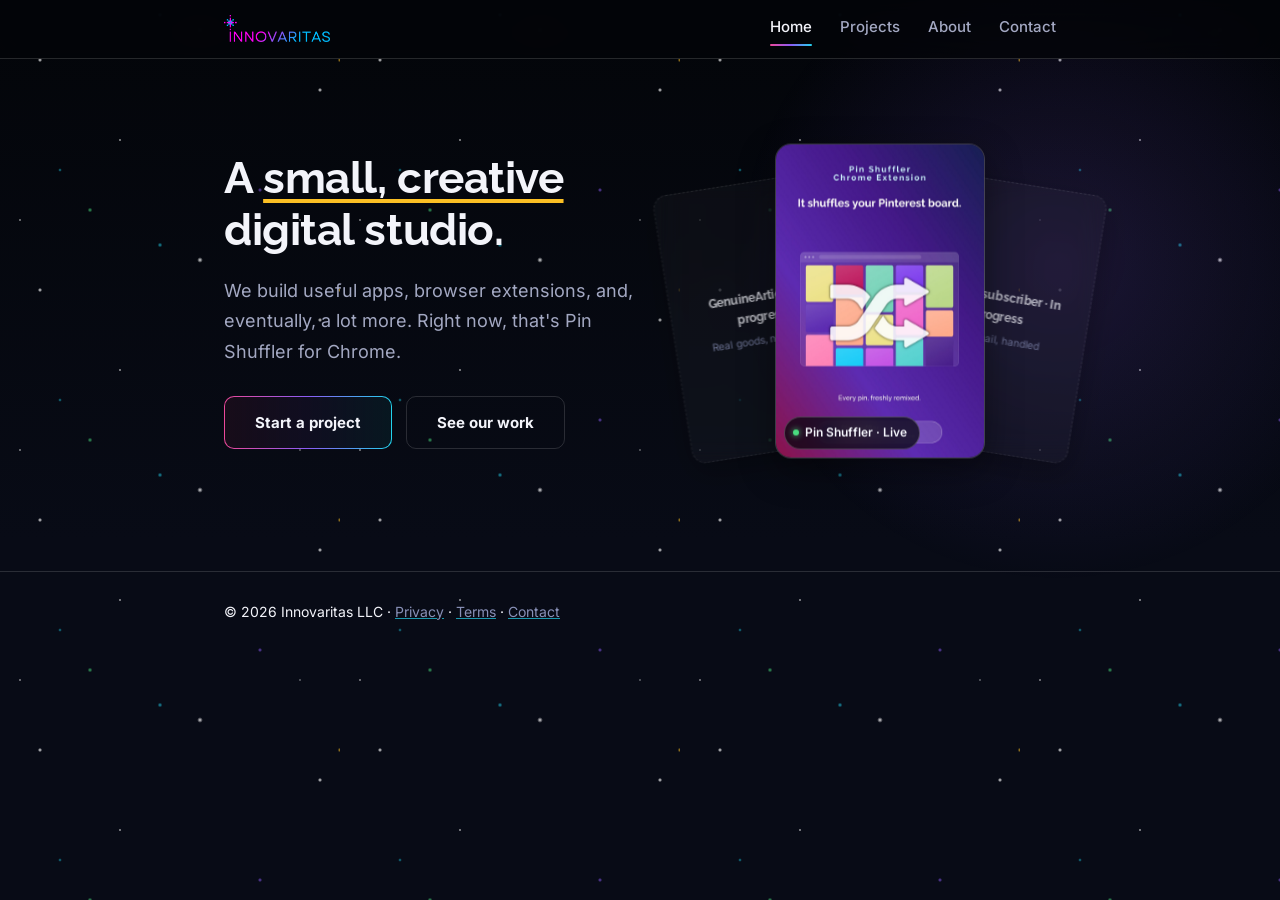
<file: index.html>
<!DOCTYPE html>
<html lang="en">
<head>
  <meta charset="UTF-8" />
  <meta name="viewport" content="width=device-width, initial-scale=1.0" />
  <meta name="description" content="Innovaritas is a small creative digital studio building apps, browser extensions, and more." />
  <title>Innovaritas</title>
  <link rel="icon" href="/favicon.ico?v=3" sizes="16x16 32x32 48x48" />
  <link rel="icon" type="image/png" href="/assets/favicon-32.png?v=3" sizes="32x32" />
  <link rel="icon" type="image/png" href="/assets/favicon.png?v=3" sizes="512x512" />
  <link rel="apple-touch-icon" href="/assets/apple-touch-icon.png?v=3" />
  <link rel="stylesheet" href="/assets/style.css" />
</head>
<body>

  <a href="#main-content" class="skip-link">Skip to main content</a>

  <header class="site-header">
    <div class="wrap">
      <a class="logo" href="/"><img src="/assets/logo.png?v=3" alt="Innovaritas" /></a>
      <nav class="site-nav">
        <a href="/" class="active" aria-current="page">Home</a>
        <a href="/projects.html">Projects</a>
        <a href="/about.html">About</a>
        <a href="/contact.html">Contact</a>
      </nav>
    </div>
  </header>

  <main id="main-content">
    <div class="wrap">

      <section class="hero-grid">
        <div class="hero-copy">
          <h1 class="hero-heading">A <span class="hero-underline">small, creative</span><br />digital studio.</h1>
          <p class="lede">We build useful apps, browser extensions, and, eventually, a lot more. Right now, that's Pin Shuffler for Chrome.</p>
          <div class="hero-cta-row">
            <a class="btn" href="/contact.html">Start a project</a>
            <a class="btn btn-secondary" href="/projects.html">See our work</a>
          </div>
        </div>
        <div class="hero-stack" role="group" aria-label="Innovaritas projects">
          <button type="button" class="stack-card stack-ghost" data-project="genuine-article" data-pos="left">
            <span class="ghost-name">GenuineArticle &middot; In progress</span>
            <span class="ghost-tagline">Real goods, not AI slop</span>
            <span class="sr-only stack-hint">View project</span>
          </button>
          <button type="button" class="stack-card stack-live" data-project="pin-shuffler" data-pos="center" data-href="https://chromewebstore.google.com/detail/pin-shuffler/cihfjcnmcliibgcleihgeoeennnggopk">
            <img src="/assets/pin-shuffler-pin.jpg" alt="" width="640" height="960" loading="lazy" />
            <span class="stack-caption"><span class="dot"></span>Pin Shuffler &middot; Live</span>
            <span class="sr-only stack-hint">Open project</span>
          </button>
          <button type="button" class="stack-card stack-ghost" data-project="the-unsubscriber" data-pos="right">
            <span class="ghost-name">The Unsubscriber &middot; In progress</span>
            <span class="ghost-tagline">Junk mail, handled</span>
            <span class="sr-only stack-hint">View project</span>
          </button>
        </div>
      </section>

    </div>
  </main>

  <footer class="site-footer">
    <div class="wrap">
      <p>© 2026 Innovaritas LLC · <a href="/privacy/">Privacy</a> · <a href="/terms/">Terms</a> · <a href="/contact.html">Contact</a></p>
    </div>
  </footer>

  <script src="/assets/hero-stack.js" defer></script>
</body>
</html>
</file>
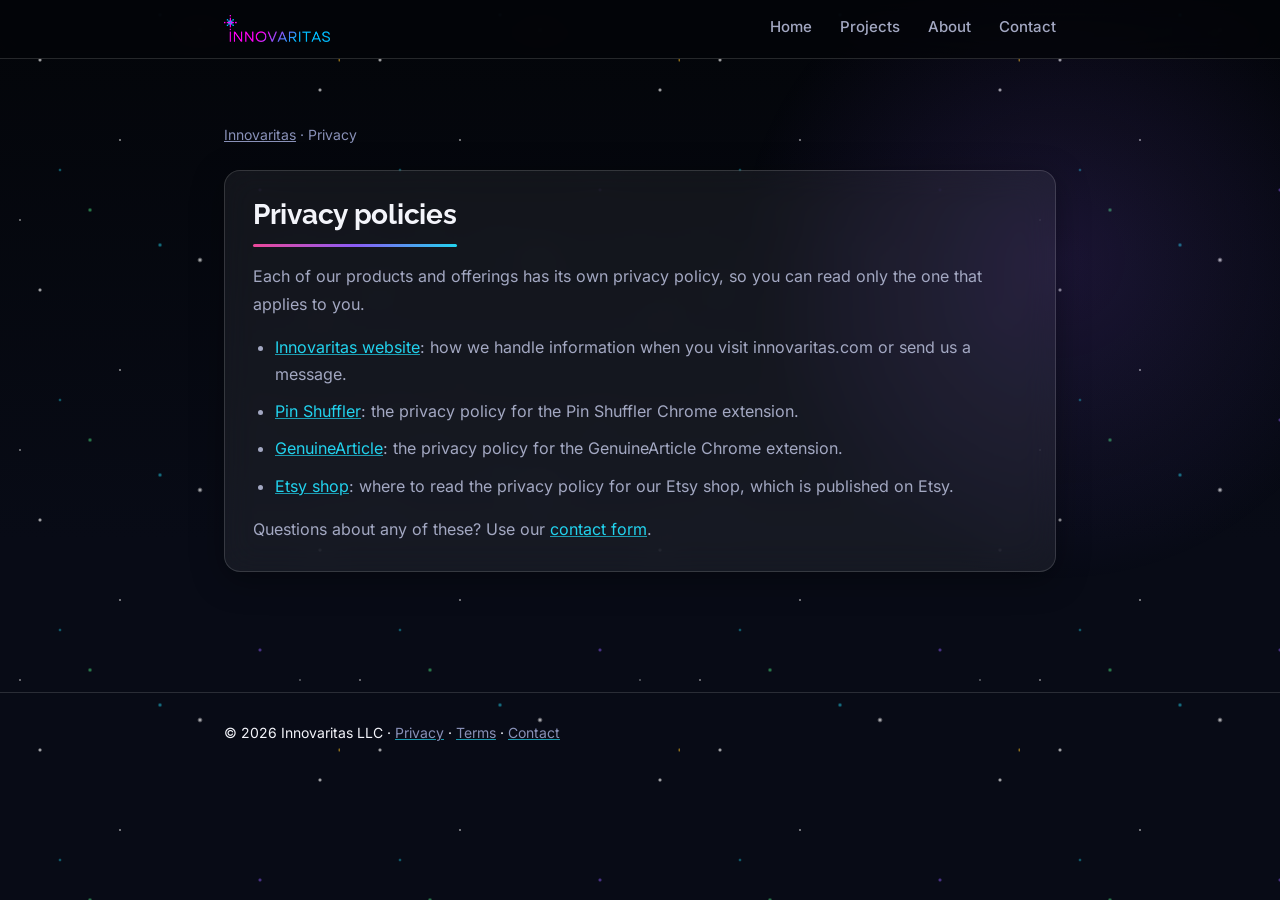
<file: privacy/index.html>
<!DOCTYPE html>
<html lang="en">
<head>
  <meta charset="UTF-8" />
  <meta name="viewport" content="width=device-width, initial-scale=1.0" />
  <meta name="description" content="Privacy policies for Innovaritas LLC: the website, Pin Shuffler, GenuineArticle, and the Etsy shop." />
  <title>Privacy Policies | Innovaritas</title>
  <link rel="icon" href="/favicon.ico?v=3" sizes="16x16 32x32 48x48" />
  <link rel="icon" type="image/png" href="/assets/favicon-32.png?v=3" sizes="32x32" />
  <link rel="icon" type="image/png" href="/assets/favicon.png?v=3" sizes="512x512" />
  <link rel="apple-touch-icon" href="/assets/apple-touch-icon.png?v=3" />
  <link rel="stylesheet" href="/assets/style.css" />
</head>
<body>

  <a href="#main-content" class="skip-link">Skip to main content</a>

  <header class="site-header">
    <div class="wrap">
      <a class="logo" href="/"><img src="/assets/logo.png?v=3" alt="Innovaritas" /></a>
      <nav class="site-nav">
        <a href="/">Home</a>
        <a href="/projects.html">Projects</a>
        <a href="/about.html">About</a>
        <a href="/contact.html">Contact</a>
      </nav>
    </div>
  </header>

  <main id="main-content">
    <div class="wrap">

      <nav class="crumb" aria-label="Breadcrumb"><a href="/">Innovaritas</a> · <span aria-current="page">Privacy</span></nav>

      <div class="card policy">

        <h1 class="h1-compact">Privacy policies</h1>

        <p>Each of our products and offerings has its own privacy policy, so you can read only the one that applies to you.</p>

        <ul>
          <li><a href="/privacy/innovaritas.html">Innovaritas website</a>: how we handle information when you visit innovaritas.com or send us a message.</li>
          <li><a href="/privacy/pin-shuffler.html">Pin Shuffler</a>: the privacy policy for the Pin Shuffler Chrome extension.</li>
          <li><a href="/privacy/genuinearticle.html">GenuineArticle</a>: the privacy policy for the GenuineArticle Chrome extension.</li>
          <li><a href="/privacy/etsy-shop.html">Etsy shop</a>: where to read the privacy policy for our Etsy shop, which is published on Etsy.</li>
        </ul>

        <p>Questions about any of these? Use our <a href="/contact.html">contact form</a>.</p>

      </div>

    </div>
  </main>

  <footer class="site-footer">
    <div class="wrap">
      <p>© 2026 Innovaritas LLC · <a href="/privacy/">Privacy</a> · <a href="/terms/">Terms</a> · <a href="/contact.html">Contact</a></p>
    </div>
  </footer>

</body>
</html>
</file>
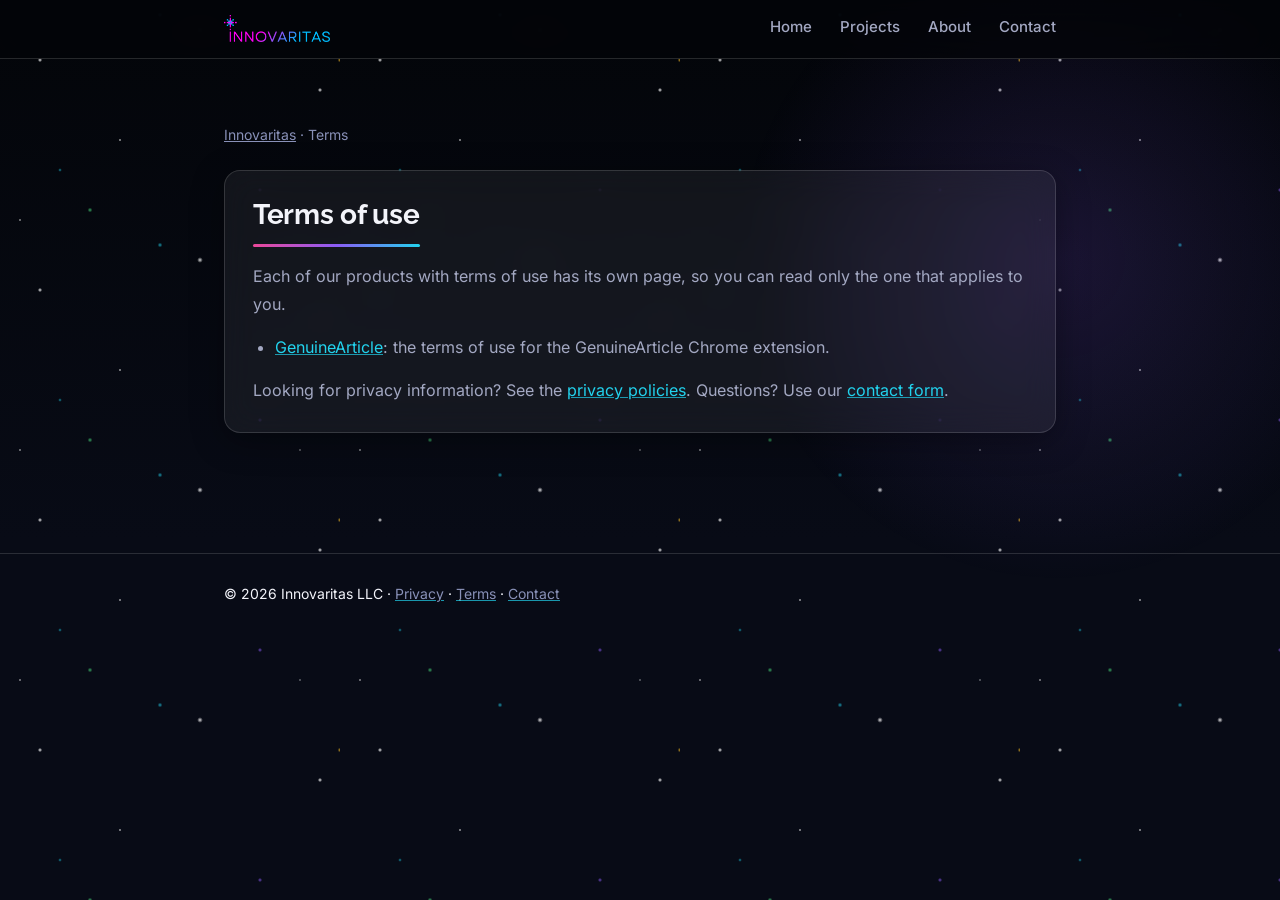
<file: terms/index.html>
<!DOCTYPE html>
<html lang="en">
<head>
  <meta charset="UTF-8" />
  <meta name="viewport" content="width=device-width, initial-scale=1.0" />
  <meta name="description" content="Terms of use for Innovaritas LLC products." />
  <title>Terms of Use | Innovaritas</title>
  <link rel="icon" href="/favicon.ico?v=3" sizes="16x16 32x32 48x48" />
  <link rel="icon" type="image/png" href="/assets/favicon-32.png?v=3" sizes="32x32" />
  <link rel="icon" type="image/png" href="/assets/favicon.png?v=3" sizes="512x512" />
  <link rel="apple-touch-icon" href="/assets/apple-touch-icon.png?v=3" />
  <link rel="stylesheet" href="/assets/style.css" />
</head>
<body>

  <a href="#main-content" class="skip-link">Skip to main content</a>

  <header class="site-header">
    <div class="wrap">
      <a class="logo" href="/"><img src="/assets/logo.png?v=3" alt="Innovaritas" /></a>
      <nav class="site-nav">
        <a href="/">Home</a>
        <a href="/projects.html">Projects</a>
        <a href="/about.html">About</a>
        <a href="/contact.html">Contact</a>
      </nav>
    </div>
  </header>

  <main id="main-content">
    <div class="wrap">

      <nav class="crumb" aria-label="Breadcrumb"><a href="/">Innovaritas</a> · <span aria-current="page">Terms</span></nav>

      <div class="card policy">

        <h1 class="h1-compact">Terms of use</h1>

        <p>Each of our products with terms of use has its own page, so you can read only the one that applies to you.</p>

        <ul>
          <li><a href="/terms/genuinearticle.html">GenuineArticle</a>: the terms of use for the GenuineArticle Chrome extension.</li>
        </ul>

        <p>Looking for privacy information? See the <a href="/privacy/">privacy policies</a>. Questions? Use our <a href="/contact.html">contact form</a>.</p>

      </div>

    </div>
  </main>

  <footer class="site-footer">
    <div class="wrap">
      <p>© 2026 Innovaritas LLC · <a href="/privacy/">Privacy</a> · <a href="/terms/">Terms</a> · <a href="/contact.html">Contact</a></p>
    </div>
  </footer>

</body>
</html>
</file>
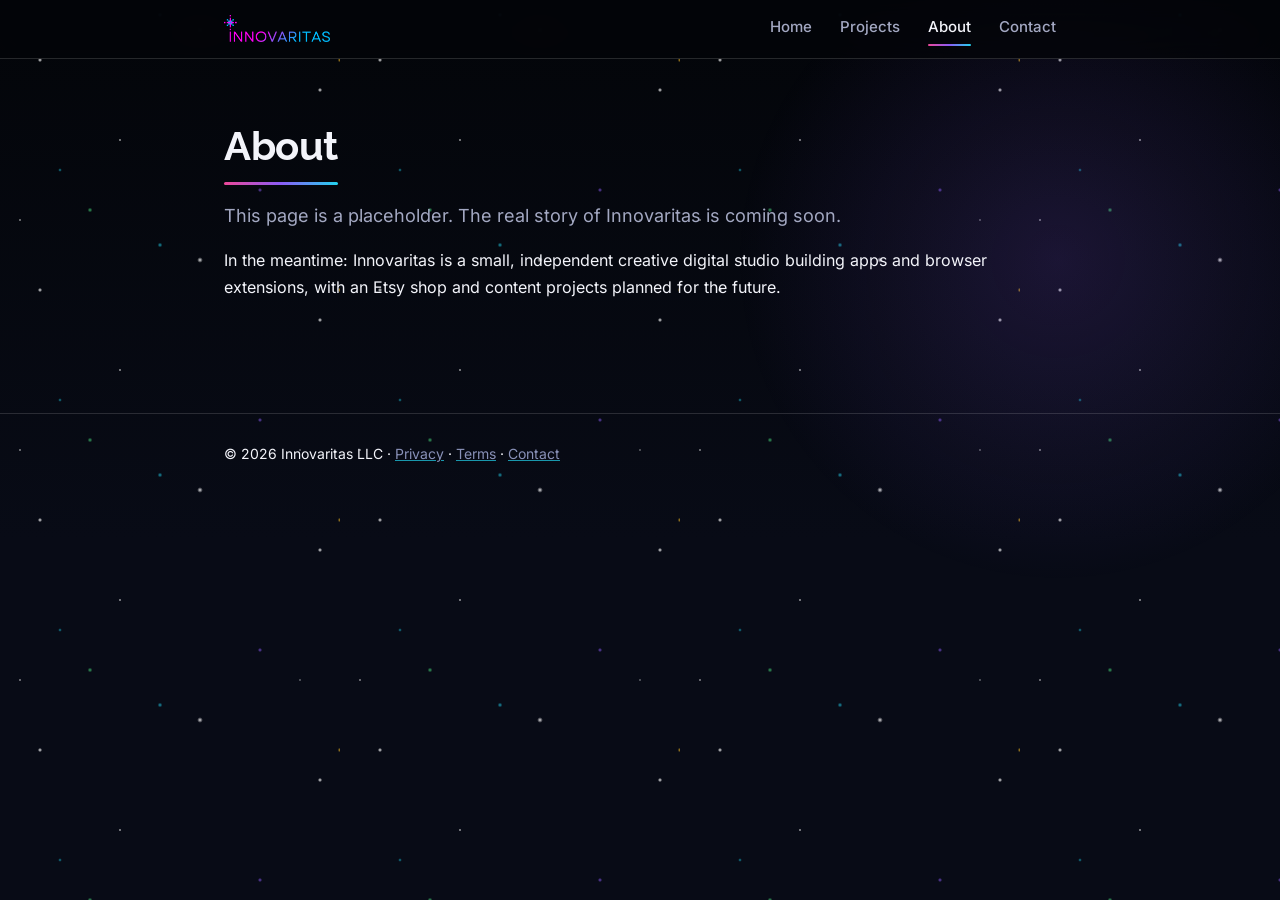
<file: about.html>
<!DOCTYPE html>
<html lang="en">
<head>
  <meta charset="UTF-8" />
  <meta name="viewport" content="width=device-width, initial-scale=1.0" />
  <meta name="description" content="About Innovaritas." />
  <title>About | Innovaritas</title>
  <link rel="icon" href="/favicon.ico?v=3" sizes="16x16 32x32 48x48" />
  <link rel="icon" type="image/png" href="/assets/favicon-32.png?v=3" sizes="32x32" />
  <link rel="icon" type="image/png" href="/assets/favicon.png?v=3" sizes="512x512" />
  <link rel="apple-touch-icon" href="/assets/apple-touch-icon.png?v=3" />
  <link rel="stylesheet" href="/assets/style.css" />
</head>
<body>

  <a href="#main-content" class="skip-link">Skip to main content</a>

  <header class="site-header">
    <div class="wrap">
      <a class="logo" href="/"><img src="/assets/logo.png?v=3" alt="Innovaritas" /></a>
      <nav class="site-nav">
        <a href="/">Home</a>
        <a href="/projects.html">Projects</a>
        <a href="/about.html" class="active" aria-current="page">About</a>
        <a href="/contact.html">Contact</a>
      </nav>
    </div>
  </header>

  <main id="main-content">
    <div class="wrap">
      <h1>About</h1>
      <p class="lede">This page is a placeholder. The real story of Innovaritas is coming soon.</p>
      <p>In the meantime: Innovaritas is a small, independent creative digital studio building apps and browser extensions, with an Etsy shop and content projects planned for the future.</p>
    </div>
  </main>

  <footer class="site-footer">
    <div class="wrap">
      <p>© 2026 Innovaritas LLC · <a href="/privacy/">Privacy</a> · <a href="/terms/">Terms</a> · <a href="/contact.html">Contact</a></p>
    </div>
  </footer>

</body>
</html>
</file>
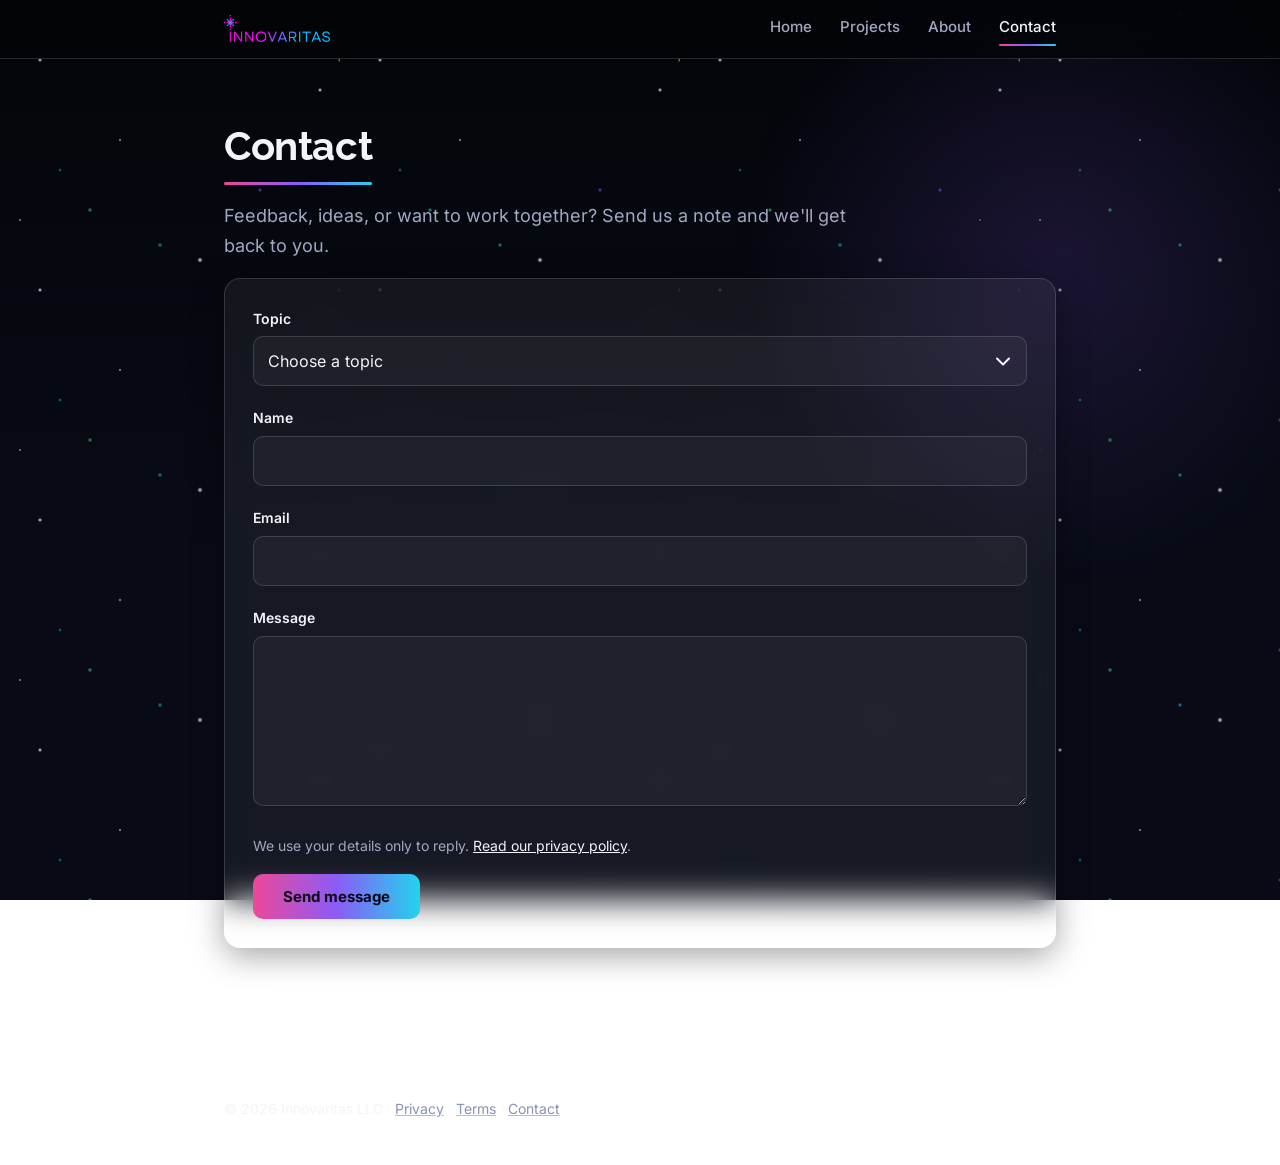
<file: contact.html>
<!DOCTYPE html>
<html lang="en">
<head>
  <meta charset="UTF-8" />
  <meta name="viewport" content="width=device-width, initial-scale=1.0" />
  <meta name="description" content="Contact Innovaritas." />
  <title>Contact | Innovaritas</title>
  <link rel="icon" href="/favicon.ico?v=3" sizes="16x16 32x32 48x48" />
  <link rel="icon" type="image/png" href="/assets/favicon-32.png?v=3" sizes="32x32" />
  <link rel="icon" type="image/png" href="/assets/favicon.png?v=3" sizes="512x512" />
  <link rel="apple-touch-icon" href="/assets/apple-touch-icon.png?v=3" />
  <link rel="stylesheet" href="/assets/style.css" />
</head>
<body>

  <a href="#main-content" class="skip-link">Skip to main content</a>

  <header class="site-header">
    <div class="wrap">
      <a class="logo" href="/"><img src="/assets/logo.png?v=3" alt="Innovaritas" /></a>
      <nav class="site-nav">
        <a href="/">Home</a>
        <a href="/projects.html">Projects</a>
        <a href="/about.html">About</a>
        <a href="/contact.html" class="active" aria-current="page">Contact</a>
      </nav>
    </div>
  </header>

  <main id="main-content">
    <div class="wrap">
      <h1>Contact</h1>
      <p class="lede">Feedback, ideas, or want to work together? Send us a note and we'll get back to you.</p>

      <div class="card">
        <!-- Handled by Netlify Forms. The `data-netlify` and `netlify-honeypot`
             attributes are stripped at build time, when Netlify also injects a
             hidden `form-name` field. Submissions land in the Netlify dashboard,
             so no address or endpoint is exposed in this markup. -->
        <form
          name="contact"
          method="POST"
          action="/thanks.html"
          data-netlify="true"
          netlify-honeypot="bot-field"
          class="contact-form"
        >
          <!-- Honeypot: hidden from sighted users and assistive tech alike.
               Only bots fill it in, and those submissions are discarded. -->
          <p class="hp" aria-hidden="true">
            <label>Leave this field empty
              <input type="text" name="bot-field" tabindex="-1" autocomplete="off" />
            </label>
          </p>

          <div class="field">
            <label for="topic">Topic</label>
            <select id="topic" name="subject" required>
              <option value="" disabled selected>Choose a topic</option>
              <option value="Pin Shuffler feedback" data-topic="pin-shuffler">Pin Shuffler feedback</option>
              <option value="GenuineArticle feedback" data-topic="genuinearticle">GenuineArticle feedback</option>
              <option value="Work together / collaboration" data-topic="collaboration">Work together / collaboration</option>
              <option value="Something else" data-topic="other">Something else</option>
            </select>
          </div>

          <div class="field">
            <label for="name">Name</label>
            <input type="text" id="name" name="name" autocomplete="name" required />
          </div>

          <div class="field">
            <label for="email">Email</label>
            <input type="email" id="email" name="email" autocomplete="email" required />
          </div>

          <div class="field">
            <label for="message">Message</label>
            <textarea id="message" name="message" rows="6" required></textarea>
          </div>

          <p class="form-note">We use your details only to reply. <a href="/privacy/innovaritas.html">Read our privacy policy</a>.</p>

          <button type="submit" class="btn">Send message</button>
        </form>
      </div>
    </div>
  </main>

  <footer class="site-footer">
    <div class="wrap">
      <p>© 2026 Innovaritas LLC · <a href="/privacy/">Privacy</a> · <a href="/terms/">Terms</a> · <a href="/contact.html">Contact</a></p>
    </div>
  </footer>

  <script src="/assets/contact-topic.js"></script>
</body>
</html>
</file>
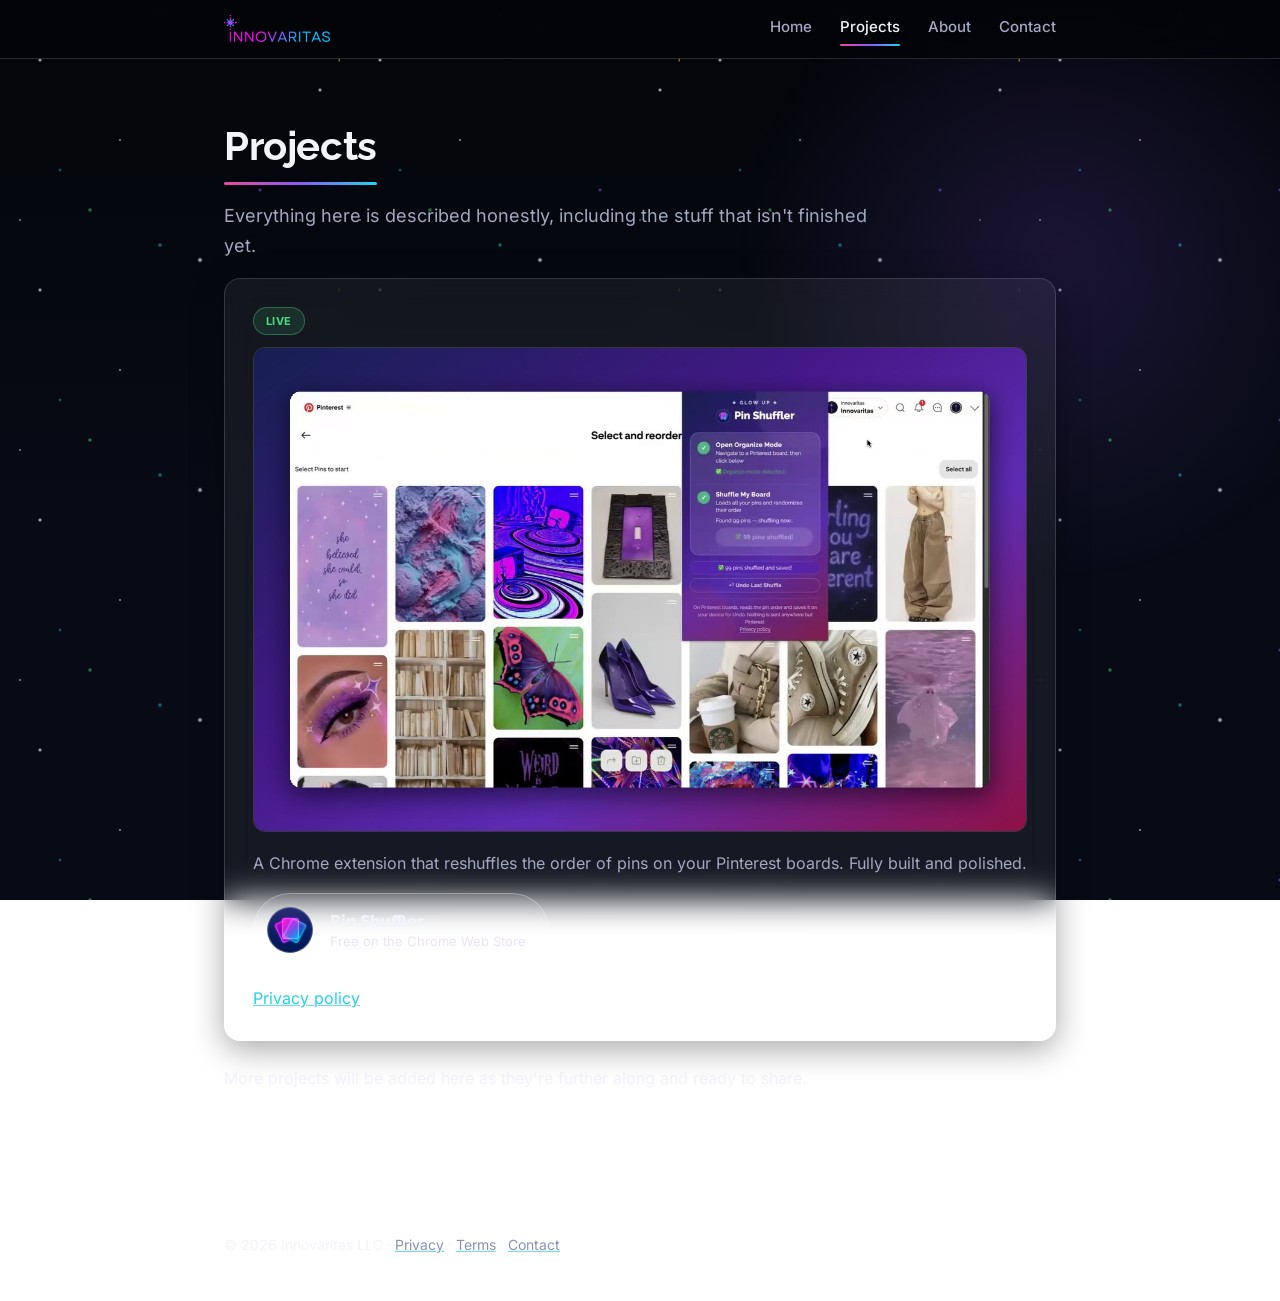
<file: projects.html>
<!DOCTYPE html>
<html lang="en">
<head>
  <meta charset="UTF-8" />
  <meta name="viewport" content="width=device-width, initial-scale=1.0" />
  <meta name="description" content="Apps and extensions built by Innovaritas." />
  <title>Projects | Innovaritas</title>
  <link rel="icon" href="/favicon.ico?v=3" sizes="16x16 32x32 48x48" />
  <link rel="icon" type="image/png" href="/assets/favicon-32.png?v=3" sizes="32x32" />
  <link rel="icon" type="image/png" href="/assets/favicon.png?v=3" sizes="512x512" />
  <link rel="apple-touch-icon" href="/assets/apple-touch-icon.png?v=3" />
  <link rel="stylesheet" href="/assets/style.css" />
</head>
<body>

  <a href="#main-content" class="skip-link">Skip to main content</a>

  <header class="site-header">
    <div class="wrap">
      <a class="logo" href="/"><img src="/assets/logo.png?v=3" alt="Innovaritas" /></a>
      <nav class="site-nav">
        <a href="/">Home</a>
        <a href="/projects.html" class="active" aria-current="page">Projects</a>
        <a href="/about.html">About</a>
        <a href="/contact.html">Contact</a>
      </nav>
    </div>
  </header>

  <main id="main-content">
    <div class="wrap">

      <h1>Projects</h1>
      <p class="lede">Everything here is described honestly, including the stuff that isn't finished yet.</p>

      <div class="card">
        <span class="badge live">Live</span>
        <h2 class="sr-only">Pin Shuffler</h2>
        <img src="/assets/pin-shuffler-screenshot.jpg" alt="The Pin Shuffler extension open over a Pinterest board, showing a confirmation that 99 pins were shuffled and saved, with an Undo option." class="screenshot" width="1280" height="800" loading="lazy" />
        <p>A Chrome extension that reshuffles the order of pins on your Pinterest boards. Fully built and polished.</p>
        <a class="cta-pill" href="https://chromewebstore.google.com/detail/pin-shuffler/cihfjcnmcliibgcleihgeoeennnggopk">
          <img src="/assets/pin-shuffler-icon.png" alt="" class="cta-pill-icon" />
          <span class="cta-pill-text">
            <span class="cta-pill-title">Pin Shuffler</span>
            <span class="cta-pill-sub">Free on the Chrome Web Store</span>
          </span>
        </a>
        <p><a href="/privacy/pin-shuffler.html">Privacy policy</a></p>
      </div>

      <p>More projects will be added here as they're further along and ready to share.</p>

    </div>
  </main>

  <footer class="site-footer">
    <div class="wrap">
      <p>© 2026 Innovaritas LLC · <a href="/privacy/">Privacy</a> · <a href="/terms/">Terms</a> · <a href="/contact.html">Contact</a></p>
    </div>
  </footer>

</body>
</html>
</file>
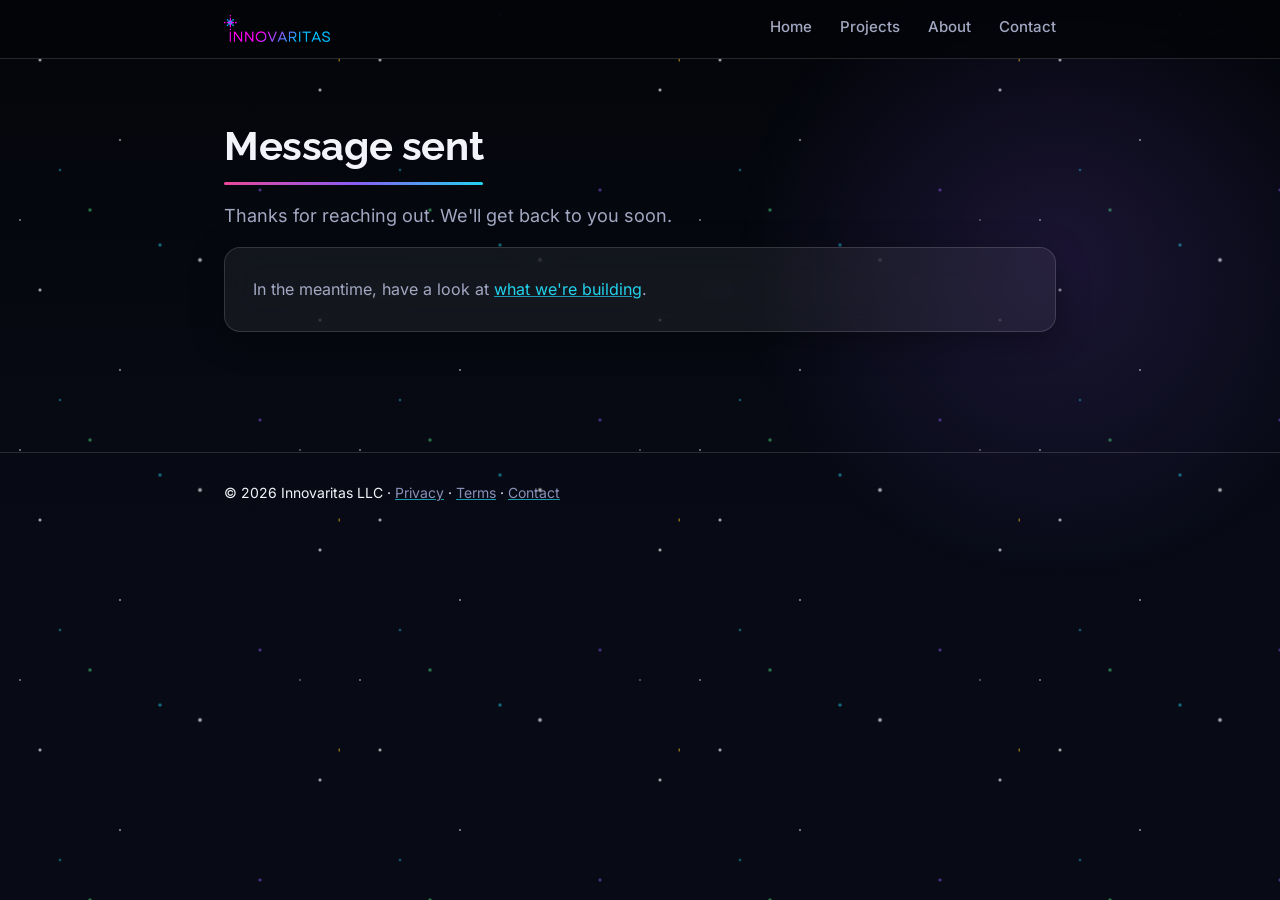
<file: thanks.html>
<!DOCTYPE html>
<html lang="en">
<head>
  <meta charset="UTF-8" />
  <meta name="viewport" content="width=device-width, initial-scale=1.0" />
  <meta name="description" content="Thanks for contacting Innovaritas." />
  <meta name="robots" content="noindex" />
  <title>Thanks | Innovaritas</title>
  <link rel="icon" href="/favicon.ico?v=3" sizes="16x16 32x32 48x48" />
  <link rel="icon" type="image/png" href="/assets/favicon-32.png?v=3" sizes="32x32" />
  <link rel="icon" type="image/png" href="/assets/favicon.png?v=3" sizes="512x512" />
  <link rel="apple-touch-icon" href="/assets/apple-touch-icon.png?v=3" />
  <link rel="stylesheet" href="/assets/style.css" />
</head>
<body>

  <a href="#main-content" class="skip-link">Skip to main content</a>

  <header class="site-header">
    <div class="wrap">
      <a class="logo" href="/"><img src="/assets/logo.png?v=3" alt="Innovaritas" /></a>
      <nav class="site-nav">
        <a href="/">Home</a>
        <a href="/projects.html">Projects</a>
        <a href="/about.html">About</a>
        <a href="/contact.html">Contact</a>
      </nav>
    </div>
  </header>

  <main id="main-content">
    <div class="wrap">
      <h1>Message sent</h1>
      <p class="lede">Thanks for reaching out. We'll get back to you soon.</p>

      <div class="card">
        <p class="no-bottom-margin">In the meantime, have a look at <a href="/projects.html">what we're building</a>.</p>
      </div>
    </div>
  </main>

  <footer class="site-footer">
    <div class="wrap">
      <p>© 2026 Innovaritas LLC · <a href="/privacy/">Privacy</a> · <a href="/terms/">Terms</a> · <a href="/contact.html">Contact</a></p>
    </div>
  </footer>

</body>
</html>
</file>
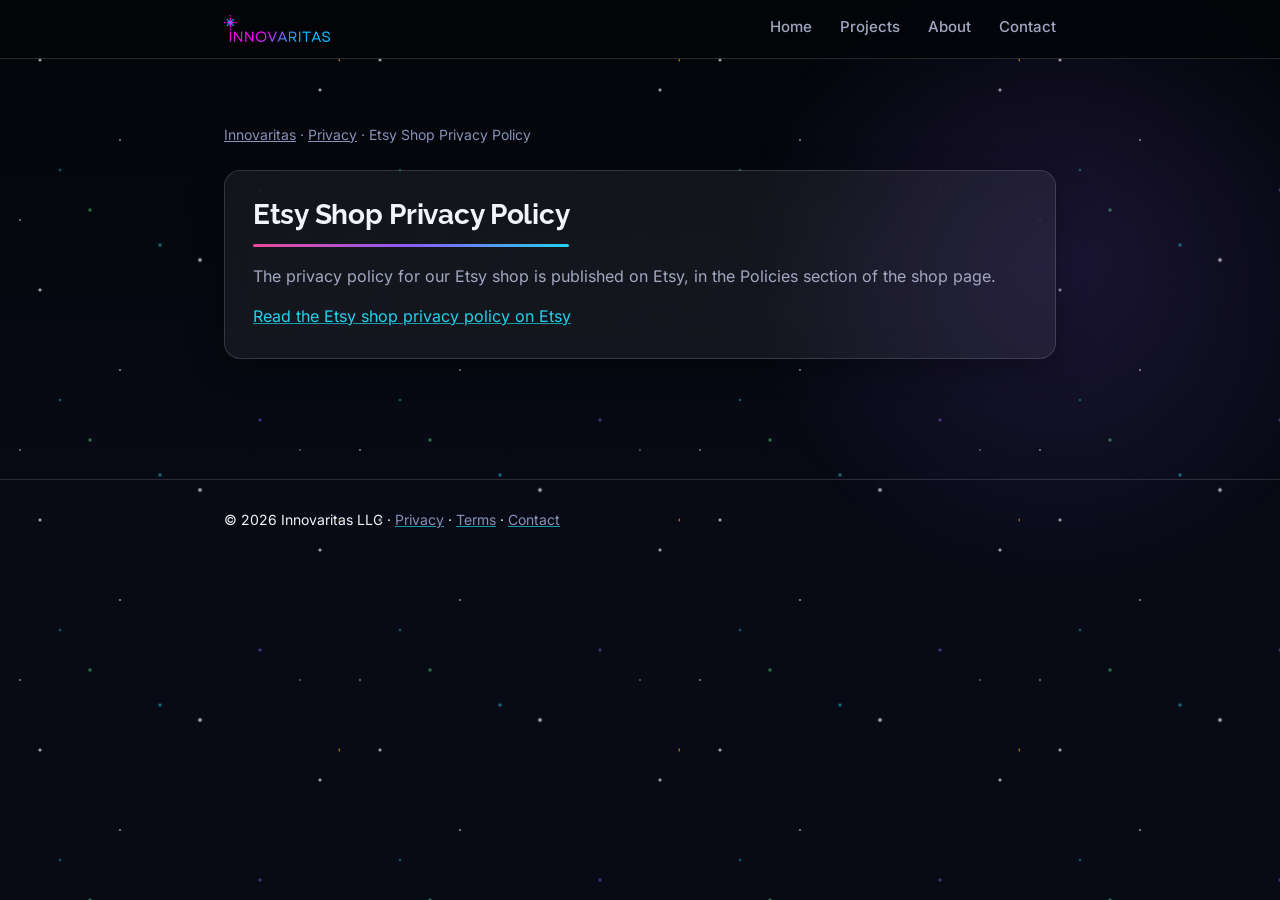
<file: privacy/etsy-shop.html>
<!DOCTYPE html>
<html lang="en">
<head>
  <meta charset="UTF-8" />
  <meta name="viewport" content="width=device-width, initial-scale=1.0" />
  <meta name="description" content="Where to read the privacy policy for the Innovaritas LLC Etsy shop, which is published on Etsy." />
  <title>Etsy Shop Privacy Policy</title>
  <link rel="icon" href="/favicon.ico?v=3" sizes="16x16 32x32 48x48" />
  <link rel="icon" type="image/png" href="/assets/favicon-32.png?v=3" sizes="32x32" />
  <link rel="icon" type="image/png" href="/assets/favicon.png?v=3" sizes="512x512" />
  <link rel="apple-touch-icon" href="/assets/apple-touch-icon.png?v=3" />
  <link rel="stylesheet" href="/assets/style.css" />
</head>
<body>

  <a href="#main-content" class="skip-link">Skip to main content</a>

  <header class="site-header">
    <div class="wrap">
      <a class="logo" href="/"><img src="/assets/logo.png?v=3" alt="Innovaritas" /></a>
      <nav class="site-nav">
        <a href="/">Home</a>
        <a href="/projects.html">Projects</a>
        <a href="/about.html">About</a>
        <a href="/contact.html">Contact</a>
      </nav>
    </div>
  </header>

  <main id="main-content">
    <div class="wrap">

      <nav class="crumb" aria-label="Breadcrumb"><a href="/">Innovaritas</a> · <a href="/privacy/">Privacy</a> · <span aria-current="page">Etsy Shop Privacy Policy</span></nav>

      <div class="card policy">

        <h1 class="h1-compact">Etsy Shop Privacy Policy</h1>

        <!-- POINTER ONLY. The Etsy shop privacy policy is published on Etsy (shop policies) and is
             maintained there. Do not copy the policy text onto this site. -->
        <p>The privacy policy for our Etsy shop is published on Etsy, in the Policies section of the shop page.</p>

        <p><a href="https://www.etsy.com/shop/Innovaritas#policies">Read the Etsy shop privacy policy on Etsy</a></p>

      </div>

    </div>
  </main>

  <footer class="site-footer">
    <div class="wrap">
      <p>© 2026 Innovaritas LLC · <a href="/privacy/">Privacy</a> · <a href="/terms/">Terms</a> · <a href="/contact.html">Contact</a></p>
    </div>
  </footer>

</body>
</html>
</file>
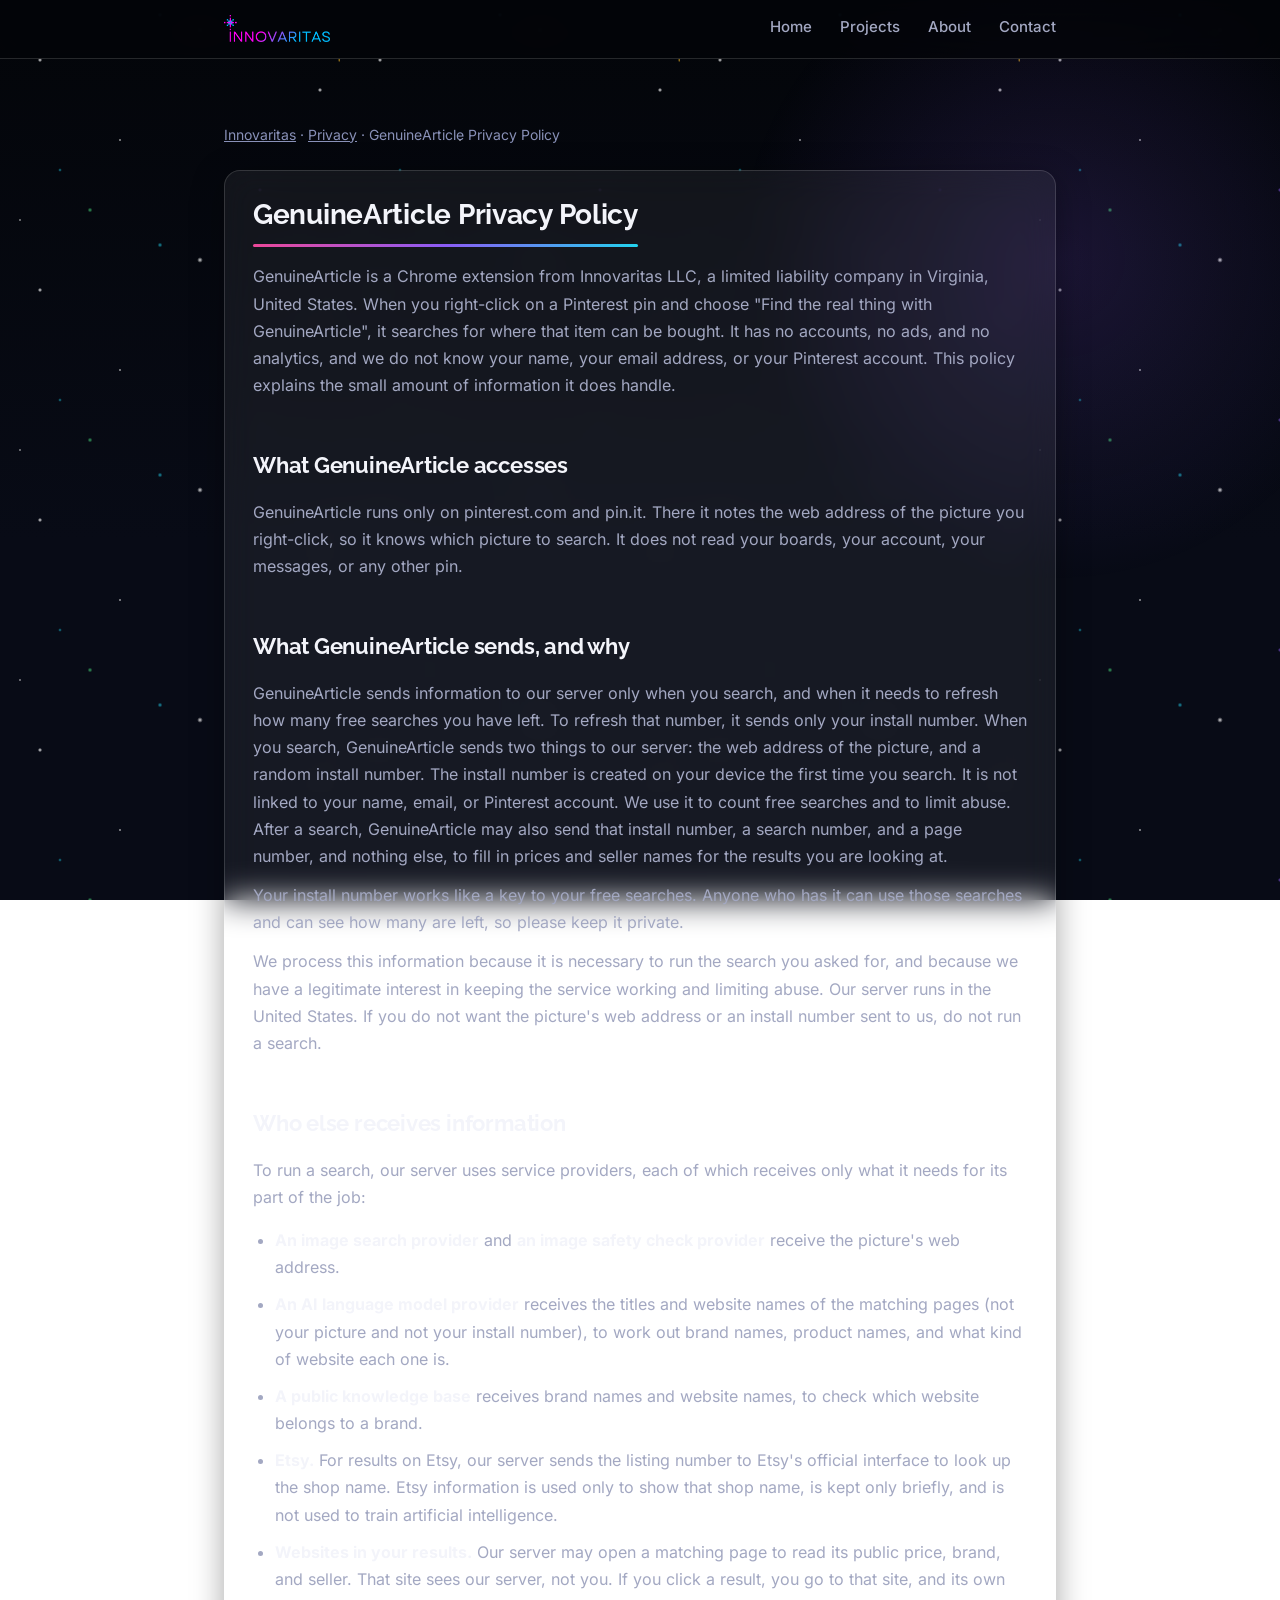
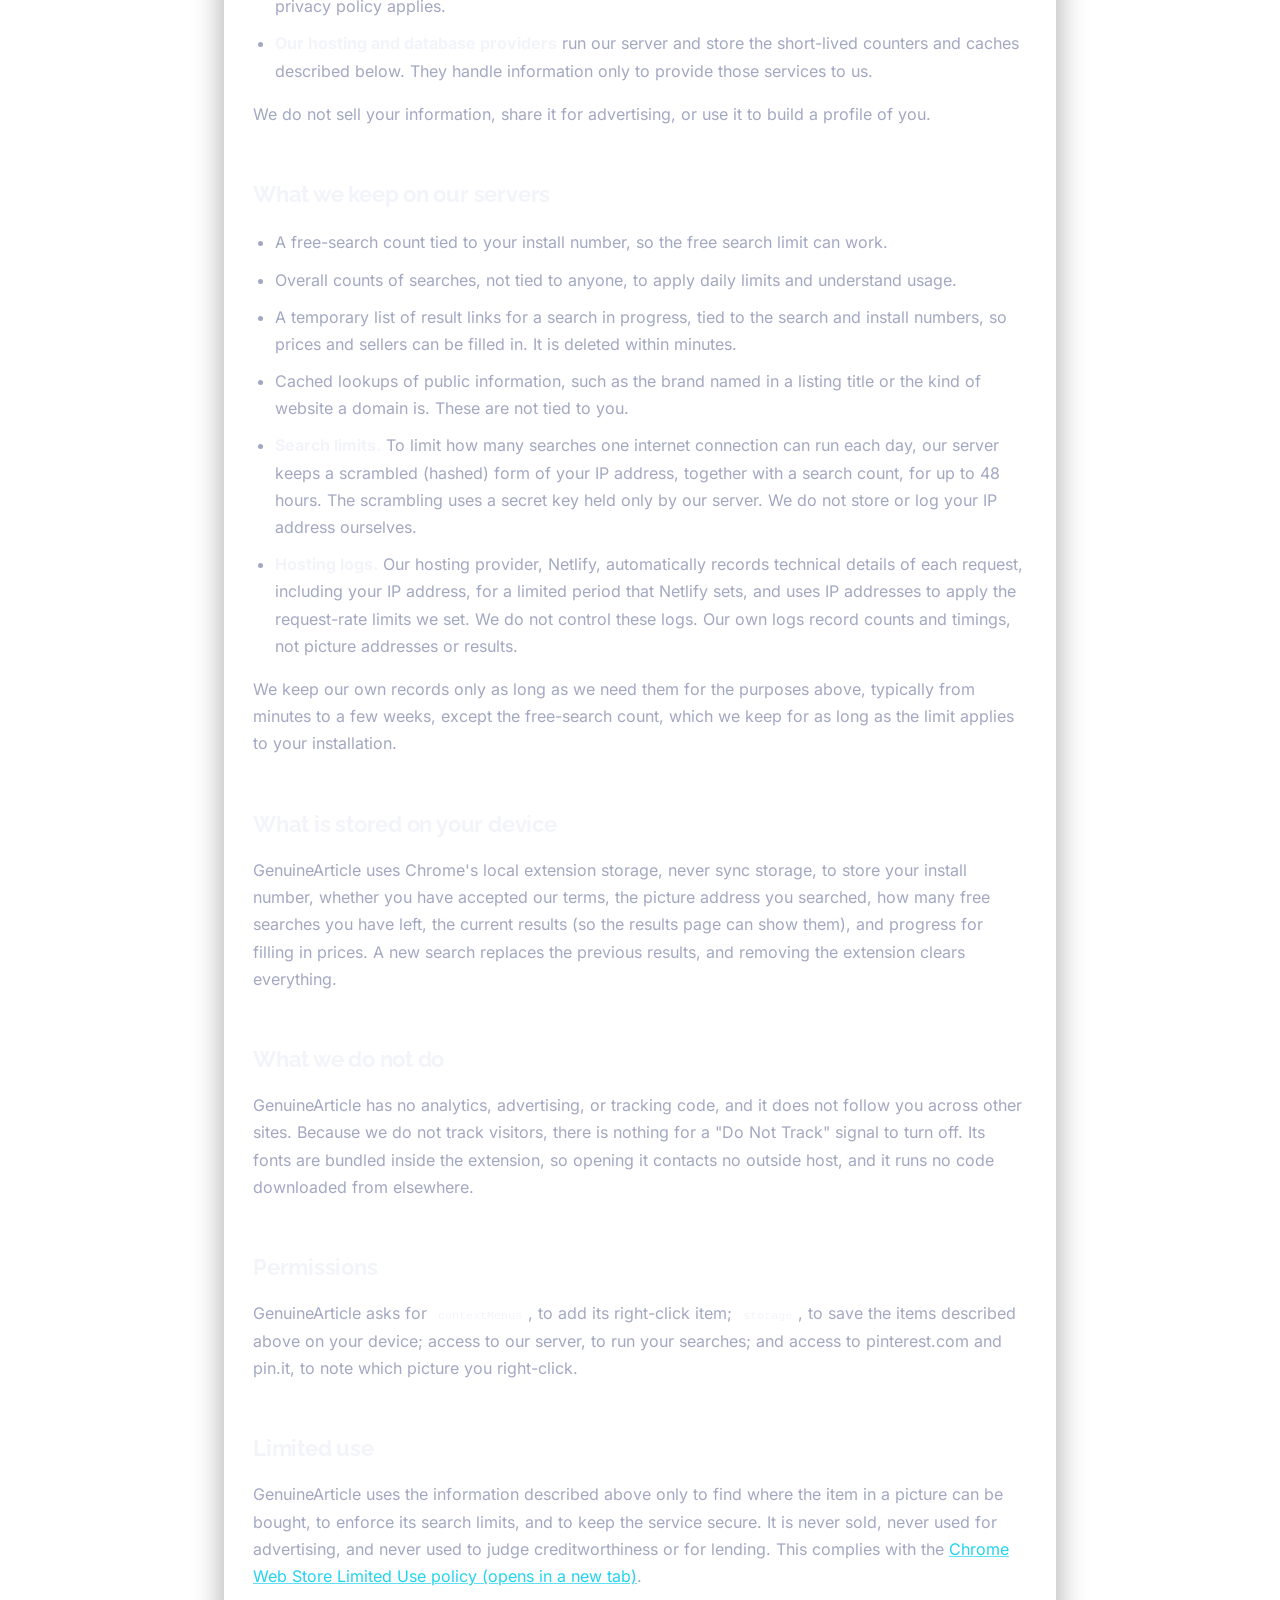
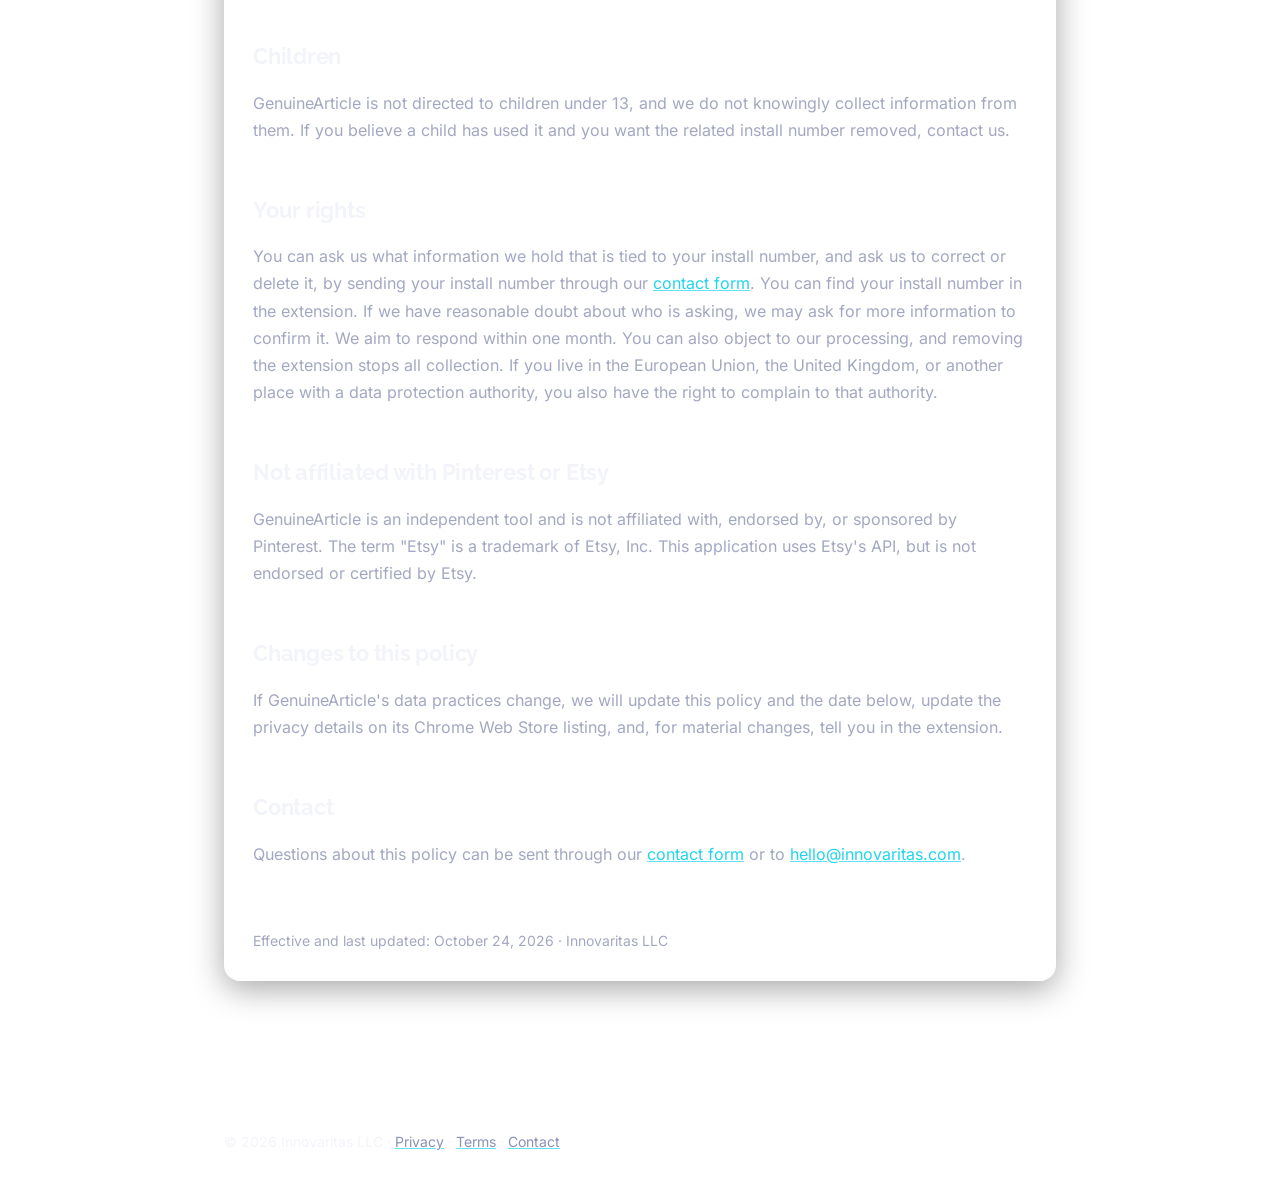
<file: privacy/genuinearticle.html>
<!DOCTYPE html>
<html lang="en">
<head>
  <meta charset="UTF-8" />
  <meta name="viewport" content="width=device-width, initial-scale=1.0" />
  <meta name="description" content="Privacy policy for the GenuineArticle Chrome extension by Innovaritas LLC." />
  <title>GenuineArticle Privacy Policy</title>
  <link rel="icon" href="/favicon.ico?v=3" sizes="16x16 32x32 48x48" />
  <link rel="icon" type="image/png" href="/assets/favicon-32.png?v=3" sizes="32x32" />
  <link rel="icon" type="image/png" href="/assets/favicon.png?v=3" sizes="512x512" />
  <link rel="apple-touch-icon" href="/assets/apple-touch-icon.png?v=3" />
  <link rel="stylesheet" href="/assets/style.css" />
</head>
<body>

  <a href="#main-content" class="skip-link">Skip to main content</a>

  <header class="site-header">
    <div class="wrap">
      <a class="logo" href="/"><img src="/assets/logo.png?v=3" alt="Innovaritas" /></a>
      <nav class="site-nav">
        <a href="/">Home</a>
        <a href="/projects.html">Projects</a>
        <a href="/about.html">About</a>
        <a href="/contact.html">Contact</a>
      </nav>
    </div>
  </header>

  <main id="main-content">
    <div class="wrap">

      <nav class="crumb" aria-label="Breadcrumb"><a href="/">Innovaritas</a> · <a href="/privacy/">Privacy</a> · <span aria-current="page">GenuineArticle Privacy Policy</span></nav>

      <div class="card policy">
        <h1 class="h1-compact">GenuineArticle Privacy Policy</h1>

        <p>GenuineArticle is a Chrome extension from Innovaritas LLC, a limited liability company in Virginia, United States. When you right-click on a Pinterest pin and choose "Find the real thing with GenuineArticle", it searches for where that item can be bought. It has no accounts, no ads, and no analytics, and we do not know your name, your email address, or your Pinterest account. This policy explains the small amount of information it does handle.</p>

        <h2>What GenuineArticle accesses</h2>
        <p>GenuineArticle runs only on pinterest.com and pin.it. There it notes the web address of the picture you right-click, so it knows which picture to search. It does not read your boards, your account, your messages, or any other pin.</p>

        <h2>What GenuineArticle sends, and why</h2>
        <p>GenuineArticle sends information to our server only when you search, and when it needs to refresh how many free searches you have left. To refresh that number, it sends only your install number. When you search, GenuineArticle sends two things to our server: the web address of the picture, and a random install number. The install number is created on your device the first time you search. It is not linked to your name, email, or Pinterest account. We use it to count free searches and to limit abuse. After a search, GenuineArticle may also send that install number, a search number, and a page number, and nothing else, to fill in prices and seller names for the results you are looking at.</p>
        <p>Your install number works like a key to your free searches. Anyone who has it can use those searches and can see how many are left, so please keep it private.</p>
        <p>We process this information because it is necessary to run the search you asked for, and because we have a legitimate interest in keeping the service working and limiting abuse. Our server runs in the United States. If you do not want the picture's web address or an install number sent to us, do not run a search.</p>

        <h2>Who else receives information</h2>
        <p>To run a search, our server uses service providers, each of which receives only what it needs for its part of the job:</p>
        <ul>
          <li><strong>An image search provider</strong> and <strong>an image safety check provider</strong> receive the picture's web address.</li>
          <li><strong>An AI language model provider</strong> receives the titles and website names of the matching pages (not your picture and not your install number), to work out brand names, product names, and what kind of website each one is.</li>
          <li><strong>A public knowledge base</strong> receives brand names and website names, to check which website belongs to a brand.</li>
          <li><strong>Etsy.</strong> For results on Etsy, our server sends the listing number to Etsy's official interface to look up the shop name. Etsy information is used only to show that shop name, is kept only briefly, and is not used to train artificial intelligence.</li>
          <li><strong>Websites in your results.</strong> Our server may open a matching page to read its public price, brand, and seller. That site sees our server, not you. If you click a result, you go to that site, and its own privacy policy applies.</li>
          <li><strong>Our hosting and database providers</strong> run our server and store the short-lived counters and caches described below. They handle information only to provide those services to us.</li>
        </ul>
        <p>We do not sell your information, share it for advertising, or use it to build a profile of you.</p>

        <h2>What we keep on our servers</h2>
        <ul>
          <li>A free-search count tied to your install number, so the free search limit can work.</li>
          <li>Overall counts of searches, not tied to anyone, to apply daily limits and understand usage.</li>
          <li>A temporary list of result links for a search in progress, tied to the search and install numbers, so prices and sellers can be filled in. It is deleted within minutes.</li>
          <li>Cached lookups of public information, such as the brand named in a listing title or the kind of website a domain is. These are not tied to you.</li>
          <li><strong>Search limits.</strong> To limit how many searches one internet connection can run each day, our server keeps a scrambled (hashed) form of your IP address, together with a search count, for up to 48 hours. The scrambling uses a secret key held only by our server. We do not store or log your IP address ourselves.</li>
          <li><strong>Hosting logs.</strong> Our hosting provider, Netlify, automatically records technical details of each request, including your IP address, for a limited period that Netlify sets, and uses IP addresses to apply the request-rate limits we set. We do not control these logs. Our own logs record counts and timings, not picture addresses or results.</li>
        </ul>
        <p>We keep our own records only as long as we need them for the purposes above, typically from minutes to a few weeks, except the free-search count, which we keep for as long as the limit applies to your installation.</p>

        <h2>What is stored on your device</h2>
        <p>GenuineArticle uses Chrome's local extension storage, never sync storage, to store your install number, whether you have accepted our terms, the picture address you searched, how many free searches you have left, the current results (so the results page can show them), and progress for filling in prices. A new search replaces the previous results, and removing the extension clears everything.</p>

        <h2>What we do not do</h2>
        <p>GenuineArticle has no analytics, advertising, or tracking code, and it does not follow you across other sites. Because we do not track visitors, there is nothing for a "Do Not Track" signal to turn off. Its fonts are bundled inside the extension, so opening it contacts no outside host, and it runs no code downloaded from elsewhere.</p>

        <h2>Permissions</h2>
        <p>GenuineArticle asks for <code>contextMenus</code>, to add its right-click item; <code>storage</code>, to save the items described above on your device; access to our server, to run your searches; and access to pinterest.com and pin.it, to note which picture you right-click.</p>

        <h2>Limited use</h2>
        <p>GenuineArticle uses the information described above only to find where the item in a picture can be bought, to enforce its search limits, and to keep the service secure. It is never sold, never used for advertising, and never used to judge creditworthiness or for lending. This complies with the <a href="https://developer.chrome.com/docs/webstore/program-policies/limited-use" target="_blank" rel="noopener noreferrer">Chrome Web Store Limited Use policy (opens in a new tab)</a>.</p>

        <h2>Children</h2>
        <p>GenuineArticle is not directed to children under 13, and we do not knowingly collect information from them. If you believe a child has used it and you want the related install number removed, contact us.</p>

        <h2>Your rights</h2>
        <p>You can ask us what information we hold that is tied to your install number, and ask us to correct or delete it, by sending your install number through our <a href="/contact.html?topic=genuinearticle">contact form</a>. You can find your install number in the extension. If we have reasonable doubt about who is asking, we may ask for more information to confirm it. We aim to respond within one month. You can also object to our processing, and removing the extension stops all collection. If you live in the European Union, the United Kingdom, or another place with a data protection authority, you also have the right to complain to that authority.</p>

        <h2>Not affiliated with Pinterest or Etsy</h2>
        <p>GenuineArticle is an independent tool and is not affiliated with, endorsed by, or sponsored by Pinterest. The term "Etsy" is a trademark of Etsy, Inc. This application uses Etsy's API, but is not endorsed or certified by Etsy.</p>

        <h2>Changes to this policy</h2>
        <p>If GenuineArticle's data practices change, we will update this policy and the date below, update the privacy details on its Chrome Web Store listing, and, for material changes, tell you in the extension.</p>

        <h2>Contact</h2>
        <!-- The address is built by assets/contact-email.js so it is not in the page source.
             It must stay a real mailto link because the Chrome Web Store and Etsy both
             require a contact address. -->
        <p>Questions about this policy can be sent through our <a href="/contact.html?topic=genuinearticle">contact form</a> or to <span data-email>(address appears when JavaScript is on)</span>.</p>

        <hr />
        <p class="meta">Effective and last updated: October 24, 2026 · Innovaritas LLC</p>
      </div>

    </div>
  </main>

  <footer class="site-footer">
    <div class="wrap">
      <p>© 2026 Innovaritas LLC · <a href="/privacy/">Privacy</a> · <a href="/terms/">Terms</a> · <a href="/contact.html">Contact</a></p>
    </div>
  </footer>

  <script src="/assets/contact-email.js" defer></script>
</body>
</html>
</file>
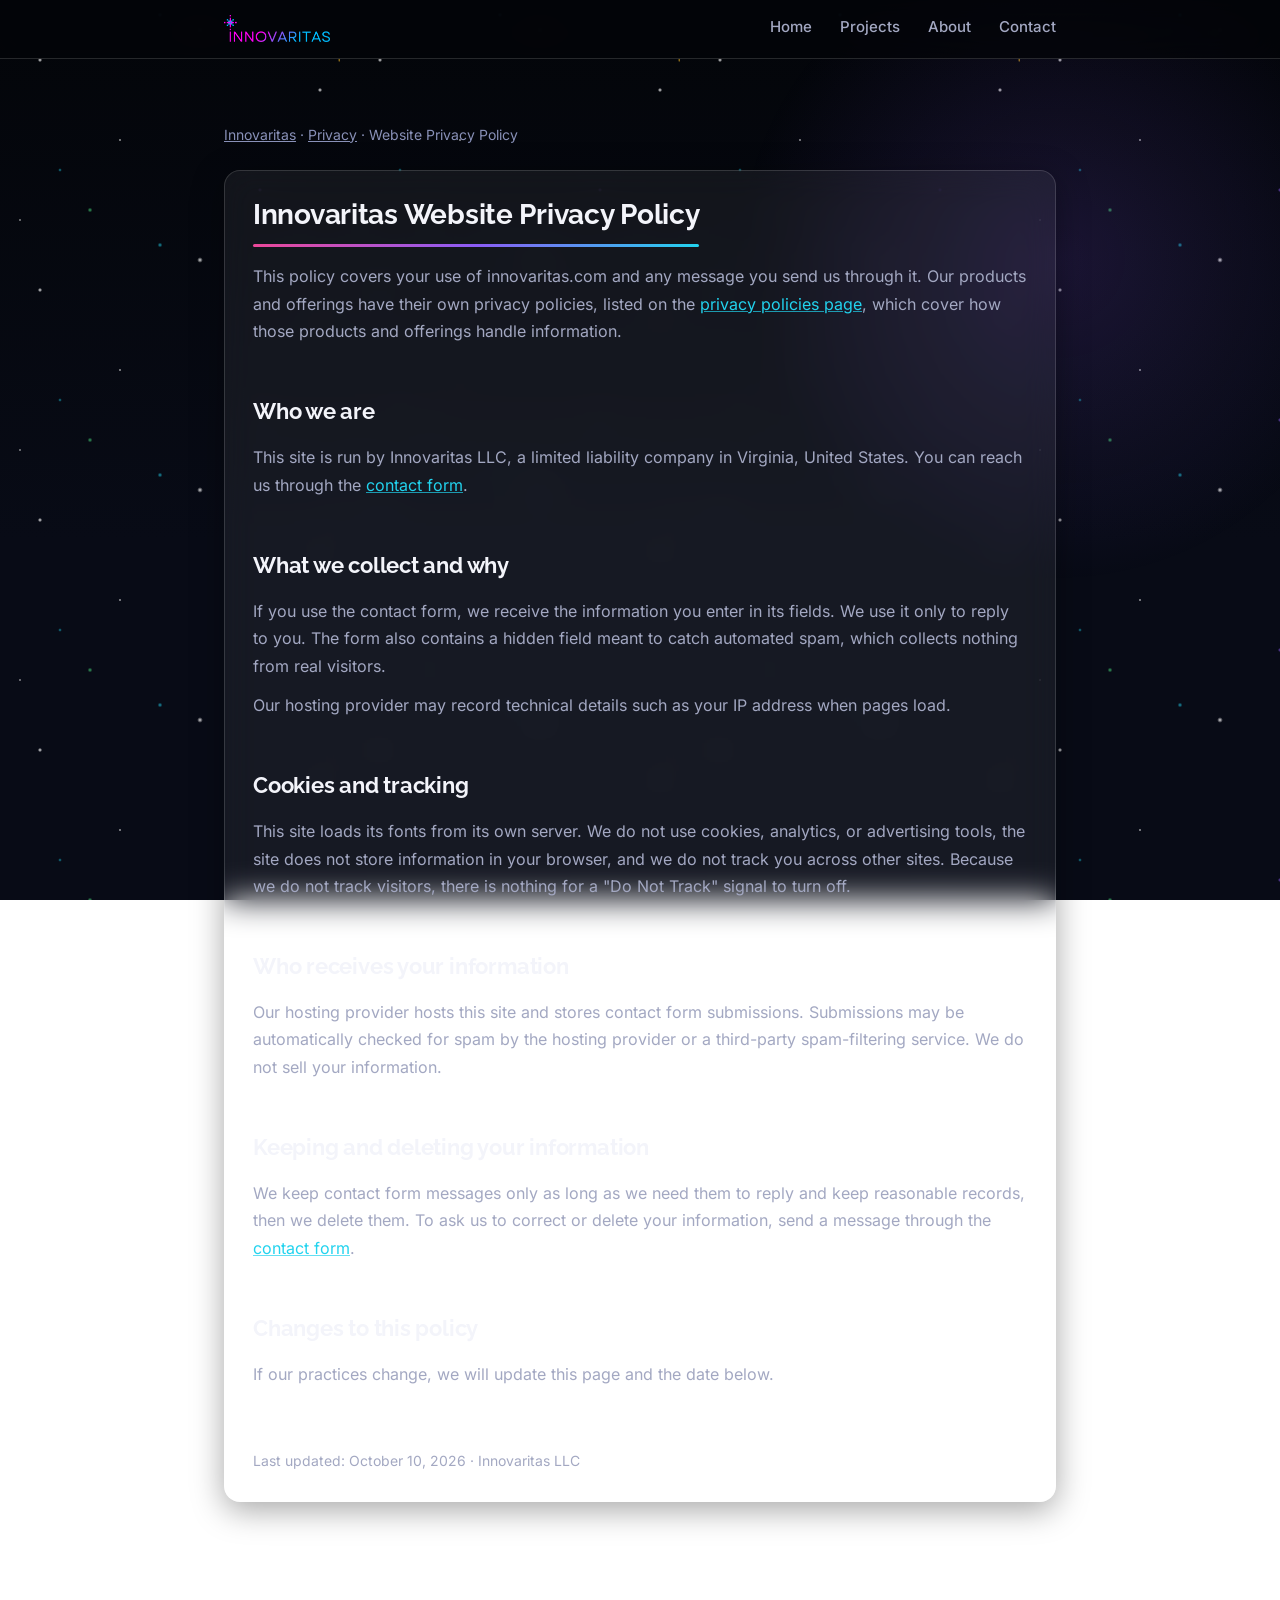
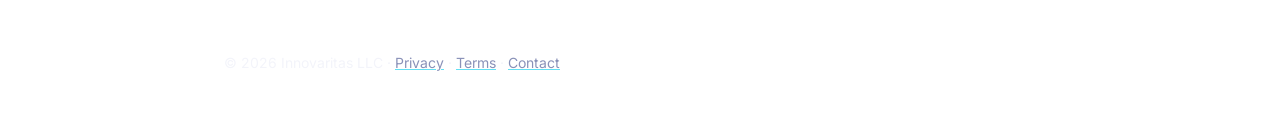
<file: privacy/innovaritas.html>
<!DOCTYPE html>
<html lang="en">
<head>
  <meta charset="UTF-8" />
  <meta name="viewport" content="width=device-width, initial-scale=1.0" />
  <meta name="description" content="Privacy policy for innovaritas.com, operated by Innovaritas LLC." />
  <title>Innovaritas Website Privacy Policy</title>
  <link rel="icon" href="/favicon.ico?v=3" sizes="16x16 32x32 48x48" />
  <link rel="icon" type="image/png" href="/assets/favicon-32.png?v=3" sizes="32x32" />
  <link rel="icon" type="image/png" href="/assets/favicon.png?v=3" sizes="512x512" />
  <link rel="apple-touch-icon" href="/assets/apple-touch-icon.png?v=3" />
  <link rel="stylesheet" href="/assets/style.css" />
</head>
<body>

  <a href="#main-content" class="skip-link">Skip to main content</a>

  <header class="site-header">
    <div class="wrap">
      <a class="logo" href="/"><img src="/assets/logo.png?v=3" alt="Innovaritas" /></a>
      <nav class="site-nav">
        <a href="/">Home</a>
        <a href="/projects.html">Projects</a>
        <a href="/about.html">About</a>
        <a href="/contact.html">Contact</a>
      </nav>
    </div>
  </header>

  <main id="main-content">
    <div class="wrap">

      <nav class="crumb" aria-label="Breadcrumb"><a href="/">Innovaritas</a> · <a href="/privacy/">Privacy</a> · <span aria-current="page">Website Privacy Policy</span></nav>

      <div class="card policy">

        <h1 class="h1-compact">Innovaritas Website Privacy Policy</h1>

        <p>This policy covers your use of innovaritas.com and any message you send us through it. Our products and offerings have their own privacy policies, listed on the <a href="/privacy/">privacy policies page</a>, which cover how those products and offerings handle information.</p>

        <h2>Who we are</h2>
        <p>This site is run by Innovaritas LLC, a limited liability company in Virginia, United States. You can reach us through the <a href="/contact.html">contact form</a>.</p>

        <h2>What we collect and why</h2>
        <p>If you use the contact form, we receive the information you enter in its fields. We use it only to reply to you. The form also contains a hidden field meant to catch automated spam, which collects nothing from real visitors.</p>
        <p>Our hosting provider may record technical details such as your IP address when pages load.</p>

        <h2>Cookies and tracking</h2>
        <p>This site loads its fonts from its own server. We do not use cookies, analytics, or advertising tools, the site does not store information in your browser, and we do not track you across other sites. Because we do not track visitors, there is nothing for a "Do Not Track" signal to turn off.</p>

        <h2>Who receives your information</h2>
        <p>Our hosting provider hosts this site and stores contact form submissions. Submissions may be automatically checked for spam by the hosting provider or a third-party spam-filtering service. We do not sell your information.</p>

        <h2>Keeping and deleting your information</h2>
        <p>We keep contact form messages only as long as we need them to reply and keep reasonable records, then we delete them. To ask us to correct or delete your information, send a message through the <a href="/contact.html">contact form</a>.</p>

        <h2>Changes to this policy</h2>
        <p>If our practices change, we will update this page and the date below.</p>

        <hr />
        <p class="meta">Last updated: October 10, 2026 · Innovaritas LLC</p>
      </div>

    </div>
  </main>

  <footer class="site-footer">
    <div class="wrap">
      <p>© 2026 Innovaritas LLC · <a href="/privacy/">Privacy</a> · <a href="/terms/">Terms</a> · <a href="/contact.html">Contact</a></p>
    </div>
  </footer>

</body>
</html>
</file>
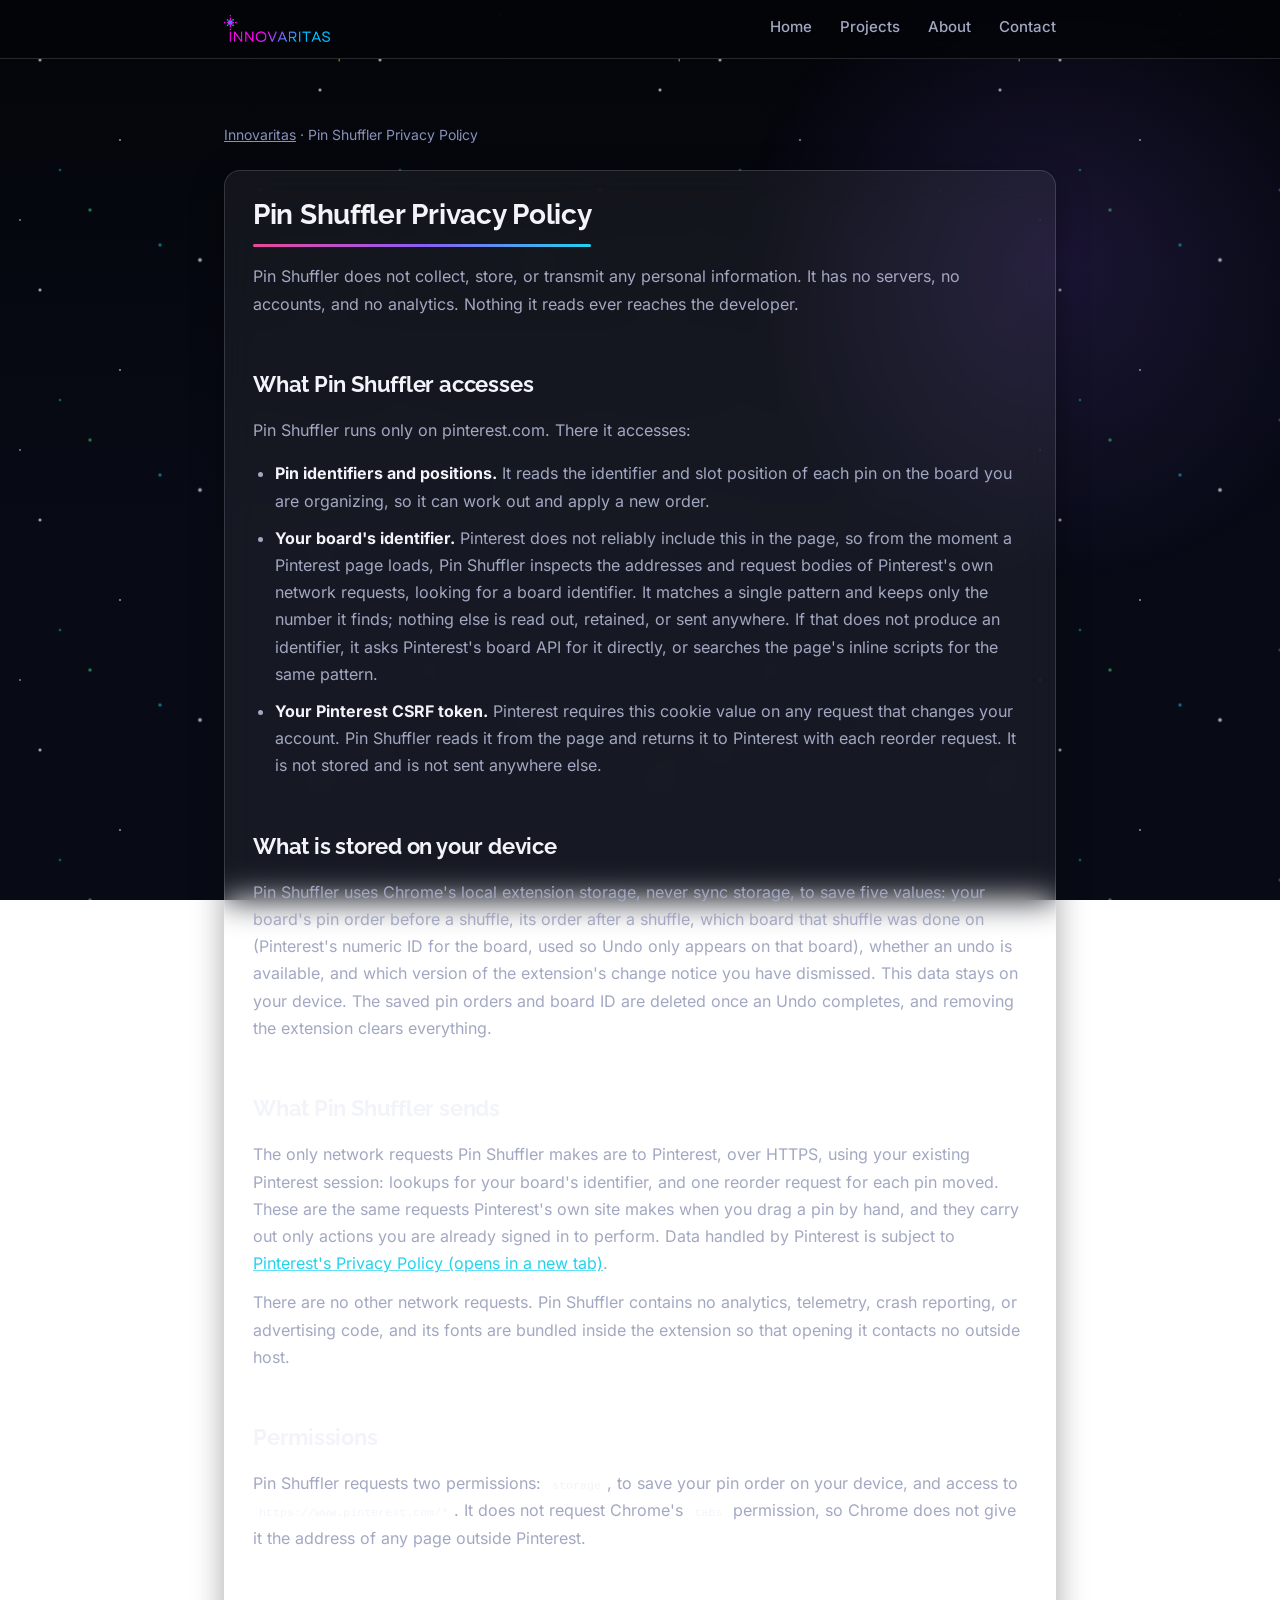
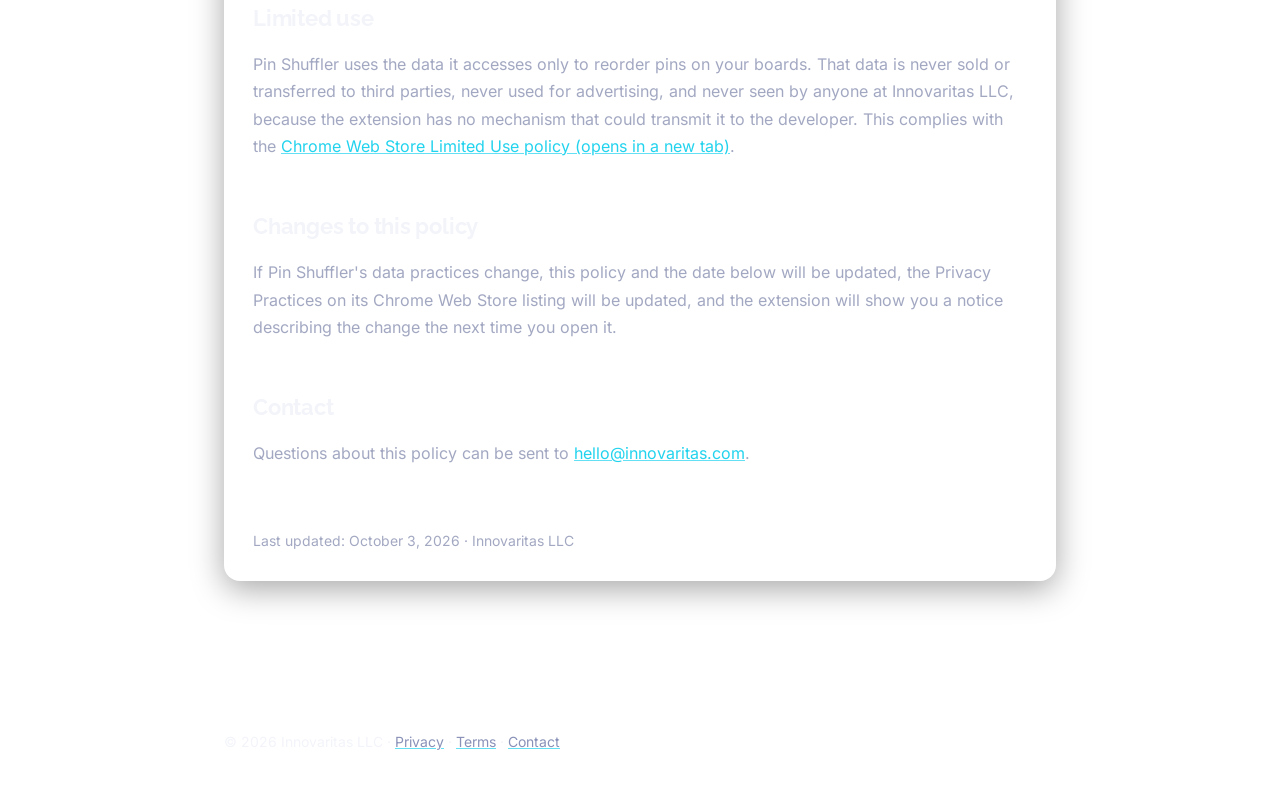
<file: privacy/pin-shuffler.html>
<!DOCTYPE html>
<html lang="en">
<head>
  <meta charset="UTF-8" />
  <meta name="viewport" content="width=device-width, initial-scale=1.0" />
  <meta name="description" content="Privacy policy for the Pin Shuffler Chrome extension by Innovaritas LLC." />
  <title>Pin Shuffler Privacy Policy</title>
  <link rel="icon" href="/favicon.ico?v=3" sizes="16x16 32x32 48x48" />
  <link rel="icon" type="image/png" href="/assets/favicon-32.png?v=3" sizes="32x32" />
  <link rel="icon" type="image/png" href="/assets/favicon.png?v=3" sizes="512x512" />
  <link rel="apple-touch-icon" href="/assets/apple-touch-icon.png?v=3" />
  <link rel="stylesheet" href="/assets/style.css" />
</head>
<body>

  <a href="#main-content" class="skip-link">Skip to main content</a>

  <header class="site-header">
    <div class="wrap">
      <a class="logo" href="/"><img src="/assets/logo.png?v=3" alt="Innovaritas" /></a>
      <nav class="site-nav">
        <a href="/">Home</a>
        <a href="/projects.html">Projects</a>
        <a href="/about.html">About</a>
        <a href="/contact.html">Contact</a>
      </nav>
    </div>
  </header>

  <main id="main-content">
    <div class="wrap">

      <nav class="crumb" aria-label="Breadcrumb"><a href="/">Innovaritas</a> · <span aria-current="page">Pin Shuffler Privacy Policy</span></nav>

      <div class="card policy">

        <h1 class="h1-compact">Pin Shuffler Privacy Policy</h1>

        <p>Pin Shuffler does not collect, store, or transmit any personal information. It has no servers, no accounts, and no analytics. Nothing it reads ever reaches the developer.</p>

        <h2>What Pin Shuffler accesses</h2>
        <p>Pin Shuffler runs only on pinterest.com. There it accesses:</p>
        <ul>
          <li><strong>Pin identifiers and positions.</strong> It reads the identifier and slot position of each pin on the board you are organizing, so it can work out and apply a new order.</li>

          <li><strong>Your board's identifier.</strong> Pinterest does not reliably include this in the page, so from the moment a Pinterest page loads, Pin Shuffler inspects the addresses and request bodies of Pinterest's own network requests, looking for a board identifier. It matches a single pattern and keeps only the number it finds; nothing else is read out, retained, or sent anywhere. If that does not produce an identifier, it asks Pinterest's board API for it directly, or searches the page's inline scripts for the same pattern.</li>

          <li><strong>Your Pinterest CSRF token.</strong> Pinterest requires this cookie value on any request that changes your account. Pin Shuffler reads it from the page and returns it to Pinterest with each reorder request. It is not stored and is not sent anywhere else.</li>
        </ul>

        <h2>What is stored on your device</h2>
        <p>Pin Shuffler uses Chrome's local extension storage, never sync storage, to save five values: your board's pin order before a shuffle, its order after a shuffle, which board that shuffle was done on (Pinterest's numeric ID for the board, used so Undo only appears on that board), whether an undo is available, and which version of the extension's change notice you have dismissed. This data stays on your device. The saved pin orders and board ID are deleted once an Undo completes, and removing the extension clears everything.</p>

        <h2>What Pin Shuffler sends</h2>
        <p>The only network requests Pin Shuffler makes are to Pinterest, over HTTPS, using your existing Pinterest session: lookups for your board's identifier, and one reorder request for each pin moved. These are the same requests Pinterest's own site makes when you drag a pin by hand, and they carry out only actions you are already signed in to perform. Data handled by Pinterest is subject to <a href="https://policy.pinterest.com/en/privacy-policy" target="_blank" rel="noopener noreferrer">Pinterest's Privacy Policy (opens in a new tab)</a>.</p>

        <p>There are no other network requests. Pin Shuffler contains no analytics, telemetry, crash reporting, or advertising code, and its fonts are bundled inside the extension so that opening it contacts no outside host.</p>

        <h2>Permissions</h2>
        <p>Pin Shuffler requests two permissions: <code>storage</code>, to save your pin order on your device, and access to <code>https://www.pinterest.com/*</code>. It does not request Chrome's <code>tabs</code> permission, so Chrome does not give it the address of any page outside Pinterest.</p>

        <h2>Limited use</h2>
        <p>Pin Shuffler uses the data it accesses only to reorder pins on your boards. That data is never sold or transferred to third parties, never used for advertising, and never seen by anyone at Innovaritas LLC, because the extension has no mechanism that could transmit it to the developer. This complies with the <a href="https://developer.chrome.com/docs/webstore/program-policies/limited-use" target="_blank" rel="noopener noreferrer">Chrome Web Store Limited Use policy (opens in a new tab)</a>.</p>

        <h2>Changes to this policy</h2>
        <p>If Pin Shuffler's data practices change, this policy and the date below will be updated, the Privacy Practices on its Chrome Web Store listing will be updated, and the extension will show you a notice describing the change the next time you open it.</p>

        <h2>Contact</h2>
        <!-- The address is HTML-entity encoded rather than written in plain text.
             Browsers decode it before rendering, so the link looks and behaves
             normally, but scrapers that pattern-match raw HTML for addresses do
             not see it. This has to stay a real mailto (not the contact form)
             because the Chrome Web Store listing requires a contact address in
             the privacy policy. -->
        <p>Questions about this policy can be sent to <a href="&#109;&#97;&#105;&#108;&#116;&#111;&#58;&#104;&#101;&#108;&#108;&#111;&#64;&#105;&#110;&#110;&#111;&#118;&#97;&#114;&#105;&#116;&#97;&#115;&#46;&#99;&#111;&#109;">&#104;&#101;&#108;&#108;&#111;&#64;&#105;&#110;&#110;&#111;&#118;&#97;&#114;&#105;&#116;&#97;&#115;&#46;&#99;&#111;&#109;</a>.</p>

        <hr />
        <p class="meta">Last updated: October 3, 2026 · Innovaritas LLC</p>

      </div>

    </div>
  </main>

  <footer class="site-footer">
    <div class="wrap">
      <p>© 2026 Innovaritas LLC · <a href="/privacy/">Privacy</a> · <a href="/terms/">Terms</a> · <a href="/contact.html">Contact</a></p>
    </div>
  </footer>

</body>
</html>
</file>
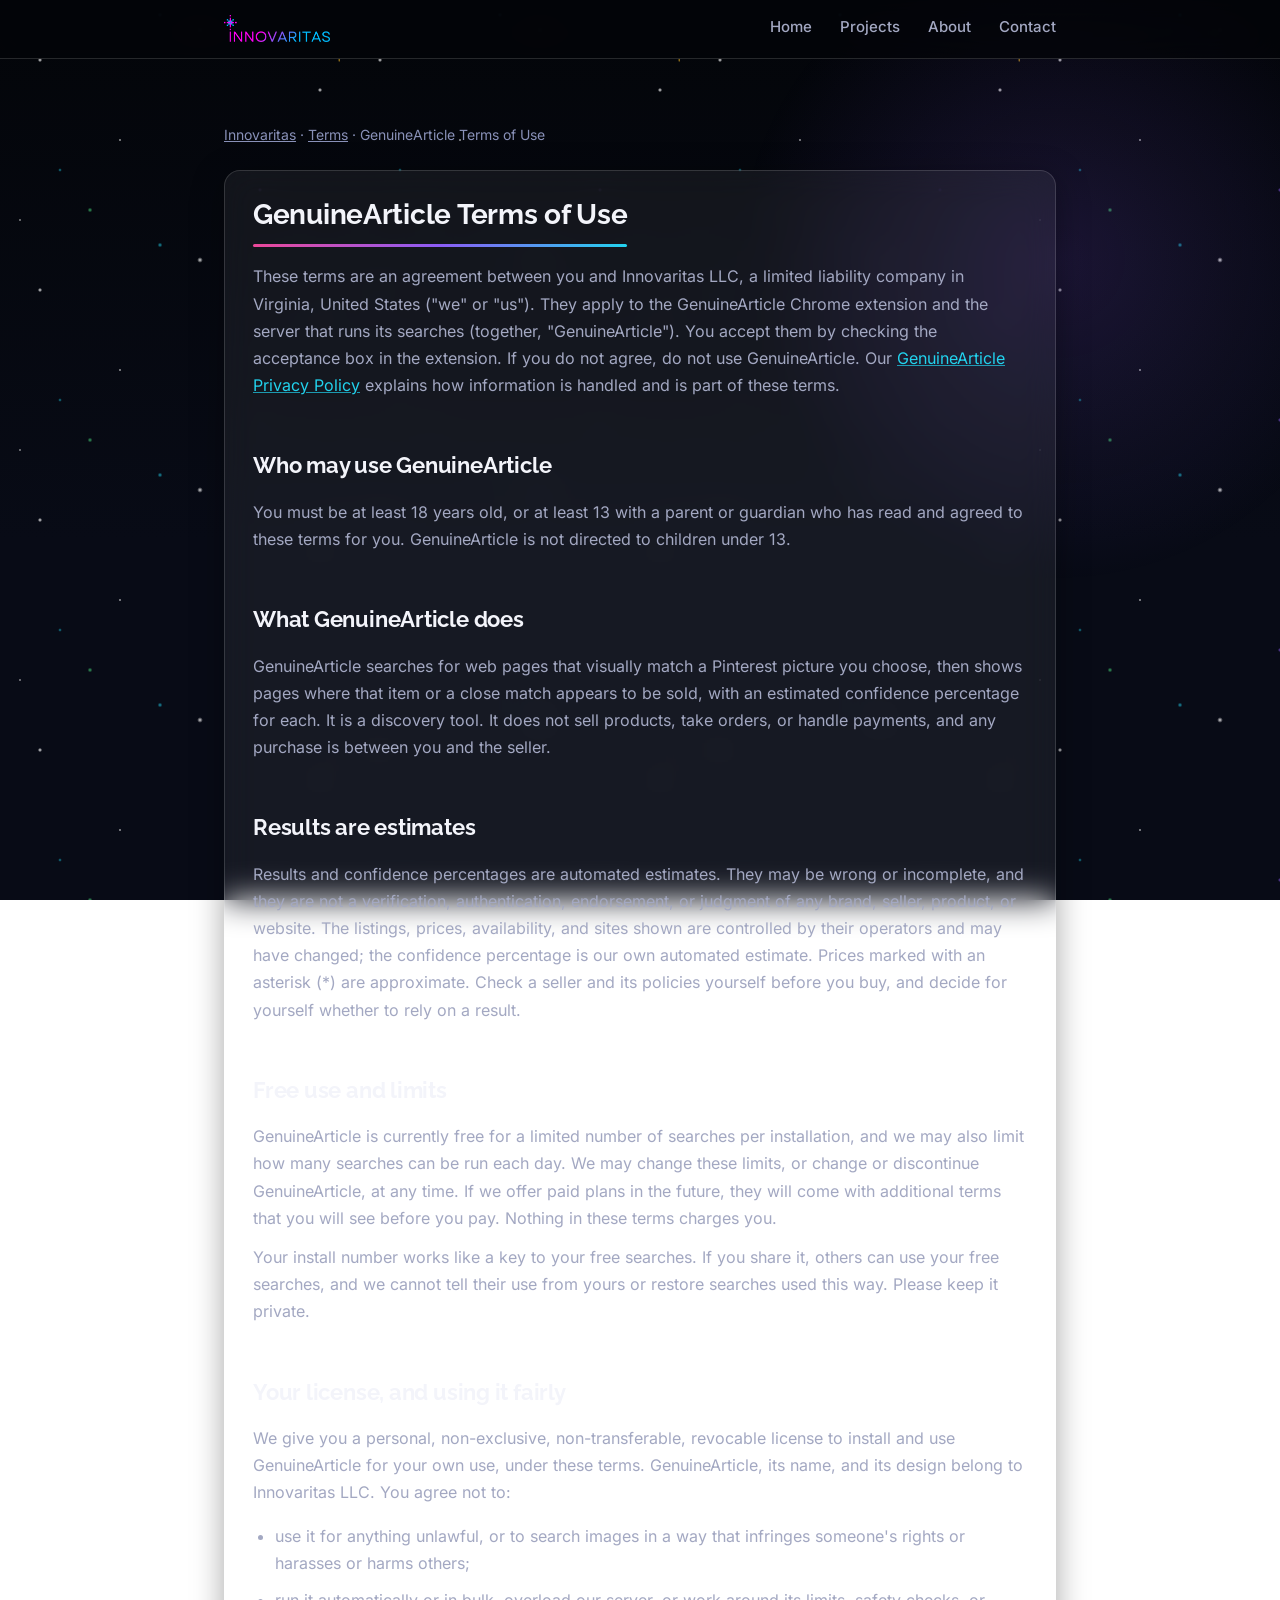
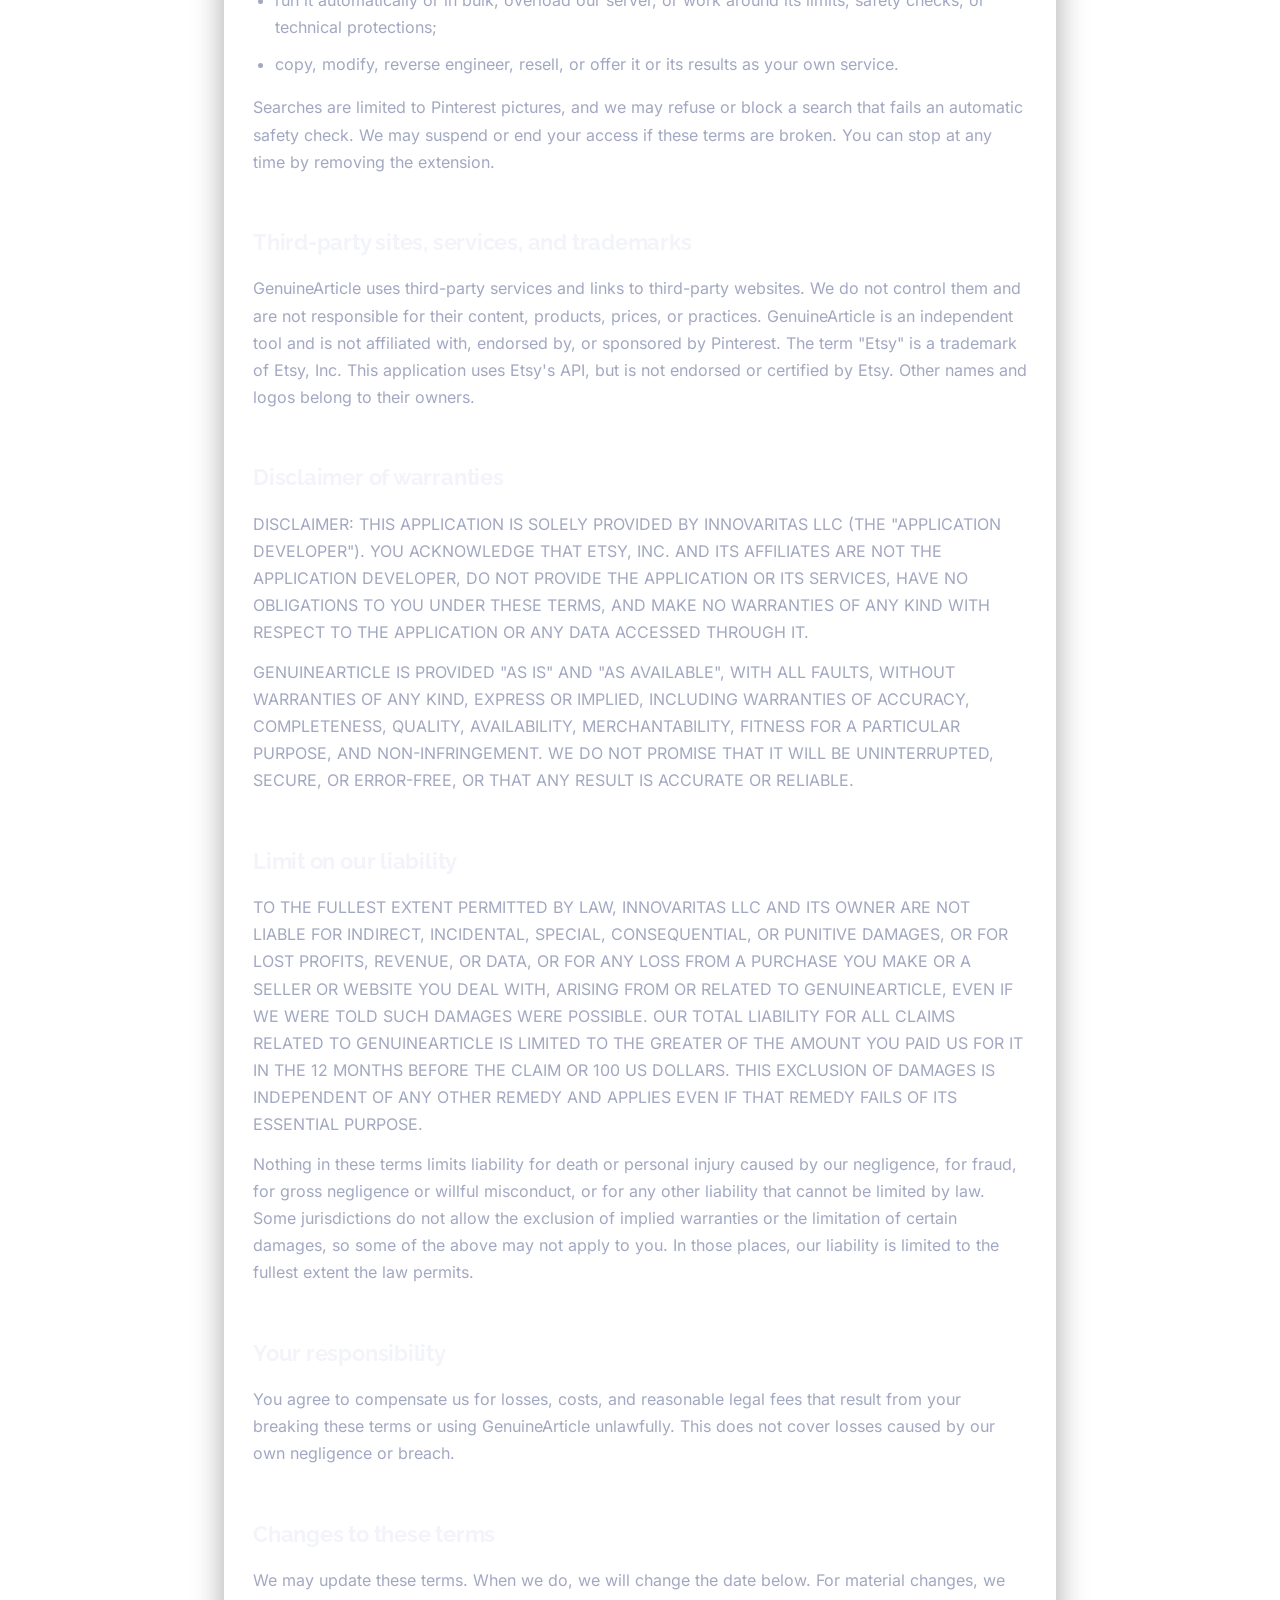
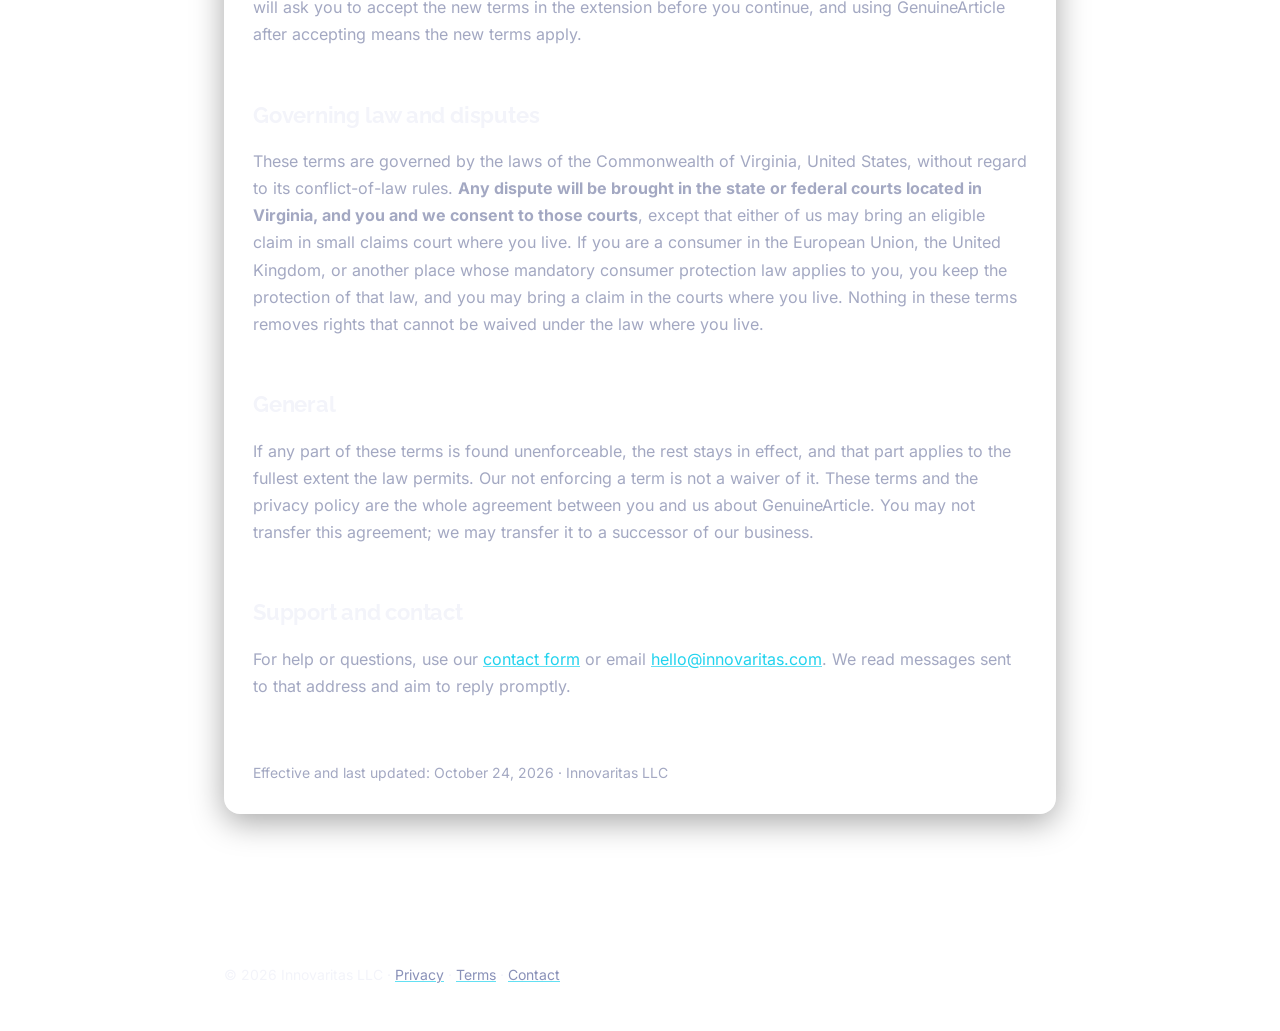
<file: terms/genuinearticle.html>
<!DOCTYPE html>
<html lang="en">
<head>
  <meta charset="UTF-8" />
  <meta name="viewport" content="width=device-width, initial-scale=1.0" />
  <meta name="description" content="Terms of Use for the GenuineArticle Chrome extension by Innovaritas LLC." />
  <title>GenuineArticle Terms of Use</title>
  <link rel="icon" href="/favicon.ico?v=3" sizes="16x16 32x32 48x48" />
  <link rel="icon" type="image/png" href="/assets/favicon-32.png?v=3" sizes="32x32" />
  <link rel="icon" type="image/png" href="/assets/favicon.png?v=3" sizes="512x512" />
  <link rel="apple-touch-icon" href="/assets/apple-touch-icon.png?v=3" />
  <link rel="stylesheet" href="/assets/style.css" />
</head>
<body>

  <a href="#main-content" class="skip-link">Skip to main content</a>

  <header class="site-header">
    <div class="wrap">
      <a class="logo" href="/"><img src="/assets/logo.png?v=3" alt="Innovaritas" /></a>
      <nav class="site-nav">
        <a href="/">Home</a>
        <a href="/projects.html">Projects</a>
        <a href="/about.html">About</a>
        <a href="/contact.html">Contact</a>
      </nav>
    </div>
  </header>

  <main id="main-content">
    <div class="wrap">

      <nav class="crumb" aria-label="Breadcrumb"><a href="/">Innovaritas</a> · <a href="/terms/">Terms</a> · <span aria-current="page">GenuineArticle Terms of Use</span></nav>

      <div class="card policy">
        <h1 class="h1-compact">GenuineArticle Terms of Use</h1>

        <p>These terms are an agreement between you and Innovaritas LLC, a limited liability company in Virginia, United States ("we" or "us"). They apply to the GenuineArticle Chrome extension and the server that runs its searches (together, "GenuineArticle"). You accept them by checking the acceptance box in the extension. If you do not agree, do not use GenuineArticle. Our <a href="/privacy/genuinearticle.html">GenuineArticle Privacy Policy</a> explains how information is handled and is part of these terms.</p>

        <h2>Who may use GenuineArticle</h2>
        <p>You must be at least 18 years old, or at least 13 with a parent or guardian who has read and agreed to these terms for you. GenuineArticle is not directed to children under 13.</p>

        <h2>What GenuineArticle does</h2>
        <p>GenuineArticle searches for web pages that visually match a Pinterest picture you choose, then shows pages where that item or a close match appears to be sold, with an estimated confidence percentage for each. It is a discovery tool. It does not sell products, take orders, or handle payments, and any purchase is between you and the seller.</p>

        <h2>Results are estimates</h2>
        <p>Results and confidence percentages are automated estimates. They may be wrong or incomplete, and they are not a verification, authentication, endorsement, or judgment of any brand, seller, product, or website. The listings, prices, availability, and sites shown are controlled by their operators and may have changed; the confidence percentage is our own automated estimate. Prices marked with an asterisk (*) are approximate. Check a seller and its policies yourself before you buy, and decide for yourself whether to rely on a result.</p>

        <h2>Free use and limits</h2>
        <p>GenuineArticle is currently free for a limited number of searches per installation, and we may also limit how many searches can be run each day. We may change these limits, or change or discontinue GenuineArticle, at any time. If we offer paid plans in the future, they will come with additional terms that you will see before you pay. Nothing in these terms charges you.</p>

        <p>Your install number works like a key to your free searches. If you share it, others can use your free searches, and we cannot tell their use from yours or restore searches used this way. Please keep it private.</p>

        <h2>Your license, and using it fairly</h2>
        <p>We give you a personal, non-exclusive, non-transferable, revocable license to install and use GenuineArticle for your own use, under these terms. GenuineArticle, its name, and its design belong to Innovaritas LLC. You agree not to:</p>
        <ul>
          <li>use it for anything unlawful, or to search images in a way that infringes someone's rights or harasses or harms others;</li>
          <li>run it automatically or in bulk, overload our server, or work around its limits, safety checks, or technical protections;</li>
          <li>copy, modify, reverse engineer, resell, or offer it or its results as your own service.</li>
        </ul>
        <p>Searches are limited to Pinterest pictures, and we may refuse or block a search that fails an automatic safety check. We may suspend or end your access if these terms are broken. You can stop at any time by removing the extension.</p>

        <h2>Third-party sites, services, and trademarks</h2>
        <p>GenuineArticle uses third-party services and links to third-party websites. We do not control them and are not responsible for their content, products, prices, or practices. GenuineArticle is an independent tool and is not affiliated with, endorsed by, or sponsored by Pinterest. The term "Etsy" is a trademark of Etsy, Inc. This application uses Etsy's API, but is not endorsed or certified by Etsy. Other names and logos belong to their owners.</p>

        <h2>Disclaimer of warranties</h2>
        <p>DISCLAIMER: THIS APPLICATION IS SOLELY PROVIDED BY INNOVARITAS LLC (THE "APPLICATION DEVELOPER"). YOU ACKNOWLEDGE THAT ETSY, INC. AND ITS AFFILIATES ARE NOT THE APPLICATION DEVELOPER, DO NOT PROVIDE THE APPLICATION OR ITS SERVICES, HAVE NO OBLIGATIONS TO YOU UNDER THESE TERMS, AND MAKE NO WARRANTIES OF ANY KIND WITH RESPECT TO THE APPLICATION OR ANY DATA ACCESSED THROUGH IT.</p>
        <p>GENUINEARTICLE IS PROVIDED "AS IS" AND "AS AVAILABLE", WITH ALL FAULTS, WITHOUT WARRANTIES OF ANY KIND, EXPRESS OR IMPLIED, INCLUDING WARRANTIES OF ACCURACY, COMPLETENESS, QUALITY, AVAILABILITY, MERCHANTABILITY, FITNESS FOR A PARTICULAR PURPOSE, AND NON-INFRINGEMENT. WE DO NOT PROMISE THAT IT WILL BE UNINTERRUPTED, SECURE, OR ERROR-FREE, OR THAT ANY RESULT IS ACCURATE OR RELIABLE.</p>

        <h2>Limit on our liability</h2>
        <p>TO THE FULLEST EXTENT PERMITTED BY LAW, INNOVARITAS LLC AND ITS OWNER ARE NOT LIABLE FOR INDIRECT, INCIDENTAL, SPECIAL, CONSEQUENTIAL, OR PUNITIVE DAMAGES, OR FOR LOST PROFITS, REVENUE, OR DATA, OR FOR ANY LOSS FROM A PURCHASE YOU MAKE OR A SELLER OR WEBSITE YOU DEAL WITH, ARISING FROM OR RELATED TO GENUINEARTICLE, EVEN IF WE WERE TOLD SUCH DAMAGES WERE POSSIBLE. OUR TOTAL LIABILITY FOR ALL CLAIMS RELATED TO GENUINEARTICLE IS LIMITED TO THE GREATER OF THE AMOUNT YOU PAID US FOR IT IN THE 12 MONTHS BEFORE THE CLAIM OR 100 US DOLLARS. THIS EXCLUSION OF DAMAGES IS INDEPENDENT OF ANY OTHER REMEDY AND APPLIES EVEN IF THAT REMEDY FAILS OF ITS ESSENTIAL PURPOSE.</p>
        <p>Nothing in these terms limits liability for death or personal injury caused by our negligence, for fraud, for gross negligence or willful misconduct, or for any other liability that cannot be limited by law. Some jurisdictions do not allow the exclusion of implied warranties or the limitation of certain damages, so some of the above may not apply to you. In those places, our liability is limited to the fullest extent the law permits.</p>

        <h2>Your responsibility</h2>
        <p>You agree to compensate us for losses, costs, and reasonable legal fees that result from your breaking these terms or using GenuineArticle unlawfully. This does not cover losses caused by our own negligence or breach.</p>

        <h2>Changes to these terms</h2>
        <p>We may update these terms. When we do, we will change the date below. For material changes, we will ask you to accept the new terms in the extension before you continue, and using GenuineArticle after accepting means the new terms apply.</p>

        <h2>Governing law and disputes</h2>
        <p>These terms are governed by the laws of the Commonwealth of Virginia, United States, without regard to its conflict-of-law rules. <strong>Any dispute will be brought in the state or federal courts located in Virginia, and you and we consent to those courts</strong>, except that either of us may bring an eligible claim in small claims court where you live. If you are a consumer in the European Union, the United Kingdom, or another place whose mandatory consumer protection law applies to you, you keep the protection of that law, and you may bring a claim in the courts where you live. Nothing in these terms removes rights that cannot be waived under the law where you live.</p>

        <h2>General</h2>
        <p>If any part of these terms is found unenforceable, the rest stays in effect, and that part applies to the fullest extent the law permits. Our not enforcing a term is not a waiver of it. These terms and the privacy policy are the whole agreement between you and us about GenuineArticle. You may not transfer this agreement; we may transfer it to a successor of our business.</p>

        <h2>Support and contact</h2>
        <!-- Etsy's API terms require a monitored support email inside the application.
             The address is built by assets/contact-email.js so it is not in the page source. -->
        <p>For help or questions, use our <a href="/contact.html?topic=genuinearticle">contact form</a> or email <span data-email>(address appears when JavaScript is on)</span>. We read messages sent to that address and aim to reply promptly.</p>

        <hr />
        <p class="meta">Effective and last updated: October 24, 2026 · Innovaritas LLC</p>
      </div>

    </div>
  </main>

  <footer class="site-footer">
    <div class="wrap">
      <p>© 2026 Innovaritas LLC · <a href="/privacy/">Privacy</a> · <a href="/terms/">Terms</a> · <a href="/contact.html">Contact</a></p>
    </div>
  </footer>

  <script src="/assets/contact-email.js" defer></script>
</body>
</html>
</file>
<file: assets/style.css>
/* Innovaritas site stylesheet — dark / futuristic / glassmorphism theme.
   Colors and type are the confirmed brand system:
   gradient magenta -> purple -> cyan, deep navy background,
   frosted-glass cards, Raleway headings + Inter body. */

/* Self-hosted fonts (latin subset, from Fontsource 5.3.0). Licenses: assets/fonts/*-OFL-LICENSE.txt */
@font-face {
  font-family: "Inter";
  font-style: normal;
  font-weight: 400;
  font-display: swap;
  src: url("/assets/fonts/inter-latin-400-normal.woff2") format("woff2");
  unicode-range: U+0000-00FF,U+0131,U+0152-0153,U+02BB-02BC,U+02C6,U+02DA,U+02DC,U+0304,U+0308,U+0329,U+2000-206F,U+20AC,U+2122,U+2191,U+2193,U+2212,U+2215,U+FEFF,U+FFFD;
}
@font-face {
  font-family: "Inter";
  font-style: normal;
  font-weight: 500;
  font-display: swap;
  src: url("/assets/fonts/inter-latin-500-normal.woff2") format("woff2");
  unicode-range: U+0000-00FF,U+0131,U+0152-0153,U+02BB-02BC,U+02C6,U+02DA,U+02DC,U+0304,U+0308,U+0329,U+2000-206F,U+20AC,U+2122,U+2191,U+2193,U+2212,U+2215,U+FEFF,U+FFFD;
}
@font-face {
  font-family: "Inter";
  font-style: normal;
  font-weight: 600;
  font-display: swap;
  src: url("/assets/fonts/inter-latin-600-normal.woff2") format("woff2");
  unicode-range: U+0000-00FF,U+0131,U+0152-0153,U+02BB-02BC,U+02C6,U+02DA,U+02DC,U+0304,U+0308,U+0329,U+2000-206F,U+20AC,U+2122,U+2191,U+2193,U+2212,U+2215,U+FEFF,U+FFFD;
}
@font-face {
  font-family: "Inter";
  font-style: normal;
  font-weight: 700;
  font-display: swap;
  src: url("/assets/fonts/inter-latin-700-normal.woff2") format("woff2");
  unicode-range: U+0000-00FF,U+0131,U+0152-0153,U+02BB-02BC,U+02C6,U+02DA,U+02DC,U+0304,U+0308,U+0329,U+2000-206F,U+20AC,U+2122,U+2191,U+2193,U+2212,U+2215,U+FEFF,U+FFFD;
}
@font-face {
  font-family: "Raleway";
  font-style: normal;
  font-weight: 600;
  font-display: swap;
  src: url("/assets/fonts/raleway-latin-600-normal.woff2") format("woff2");
  unicode-range: U+0000-00FF,U+0131,U+0152-0153,U+02BB-02BC,U+02C6,U+02DA,U+02DC,U+0304,U+0308,U+0329,U+2000-206F,U+20AC,U+2122,U+2191,U+2193,U+2212,U+2215,U+FEFF,U+FFFD;
}
@font-face {
  font-family: "Raleway";
  font-style: normal;
  font-weight: 700;
  font-display: swap;
  src: url("/assets/fonts/raleway-latin-700-normal.woff2") format("woff2");
  unicode-range: U+0000-00FF,U+0131,U+0152-0153,U+02BB-02BC,U+02C6,U+02DA,U+02DC,U+0304,U+0308,U+0329,U+2000-206F,U+20AC,U+2122,U+2191,U+2193,U+2212,U+2215,U+FEFF,U+FFFD;
}
@font-face {
  font-family: "Raleway";
  font-style: normal;
  font-weight: 800;
  font-display: swap;
  src: url("/assets/fonts/raleway-latin-800-normal.woff2") format("woff2");
  unicode-range: U+0000-00FF,U+0131,U+0152-0153,U+02BB-02BC,U+02C6,U+02DA,U+02DC,U+0304,U+0308,U+0329,U+2000-206F,U+20AC,U+2122,U+2191,U+2193,U+2212,U+2215,U+FEFF,U+FFFD;
}


:root {
  --magenta: #ec4899;
  --purple: #8b5cf6;
  --cyan: #22d3ee;
  --grad: linear-gradient(90deg, var(--magenta), var(--purple), var(--cyan));

  --bg-top: #030509;
  --bg-bottom: #080b16;

  --yellow: #fbbf24;
  --green: #4ade80;
  --orange: #fb923c;
  --red: #f43f5e;

  --text: #f3f4fa;
  --muted: #a3a8c2;
  /* Slightly lighter than the original design-system value so footer/meta
     text still clears WCAG AA (4.5:1) contrast when it sits on a glass
     card, not just on the plain background. */
  --muted-soft: #8991b8;

  --glass-bg: rgba(255, 255, 255, 0.06);
  --glass-bg-strong: rgba(255, 255, 255, 0.09);
  --glass-border: rgba(255, 255, 255, 0.14);

  --max-width: 880px;
  --radius: 16px;
}

* {
  box-sizing: border-box;
}

html {
  scroll-behavior: smooth;
}

/* Respect the OS-level "reduce motion" preference: turn off smooth
   scrolling and hover/transition animation for anyone who has that on. */
@media (prefers-reduced-motion: reduce) {
  html {
    scroll-behavior: auto;
  }

  * {
    animation-duration: 0.001ms !important;
    animation-iteration-count: 1 !important;
    transition-duration: 0.001ms !important;
    scroll-behavior: auto !important;
  }
}

/* Visible keyboard-focus ring, styled to match the brand instead of
   relying on (and possibly fighting with) each browser's default. Only
   shows for keyboard/assistive-tech focus, not mouse clicks. */
a:focus-visible,
button:focus-visible {
  outline: 2px solid var(--cyan);
  outline-offset: 3px;
  border-radius: 2px;
}

/* "Skip to content" link: invisible until a keyboard user tabs to it,
   then it jumps straight past the header/nav to the main content. */
.skip-link {
  position: absolute;
  left: 16px;
  top: -60px;
  z-index: 100;
  background: var(--bg-bottom);
  color: var(--text);
  border: 1px solid var(--glass-border);
  padding: 10px 18px;
  border-radius: 8px;
  text-decoration: none;
  font-size: 14px;
  font-weight: 600;
  transition: top 0.2s ease;
}

.skip-link:focus {
  top: 16px;
}

body {
  margin: 0;
  font-family: "Inter", -apple-system, BlinkMacSystemFont, "Segoe UI", Roboto, sans-serif;
  color: var(--text);
  background: linear-gradient(180deg, var(--bg-top), var(--bg-bottom) 60%);
  background-attachment: fixed;
  line-height: 1.7;
  min-height: 100vh;
  position: relative;
}

/* Starfield: layered soft dots, tiled, fixed behind all content */
body::before {
  content: "";
  position: fixed;
  inset: 0;
  z-index: -1;
  pointer-events: none;
  background-image:
    radial-gradient(2.2px 2.2px at 40px 60px, rgba(255, 255, 255, 1), transparent),
    radial-gradient(1.6px 1.6px at 120px 140px, rgba(255, 255, 255, 0.85), transparent),
    radial-gradient(2.8px 2.8px at 200px 30px, rgba(255, 255, 255, 0.95), transparent),
    radial-gradient(2.2px 2.2px at 260px 190px, rgba(139, 92, 246, 0.8), transparent),
    radial-gradient(2.2px 2.2px at 320px 90px, rgba(255, 255, 255, 1), transparent),
    radial-gradient(1.6px 1.6px at 20px 220px, rgba(255, 255, 255, 0.75), transparent),
    radial-gradient(1.8px 1.8px at 60px 170px, rgba(34, 211, 238, 0.7), transparent),
    radial-gradient(1.4px 1.4px at 300px 220px, rgba(255, 255, 255, 0.6), transparent),
    radial-gradient(2.4px 2.4px at 340px 60px, rgba(251, 191, 36, 0.85), transparent),
    radial-gradient(2.4px 2.4px at 90px 210px, rgba(74, 222, 128, 0.8), transparent),
    radial-gradient(2.4px 2.4px at 220px 235px, rgba(236, 72, 153, 0.75), transparent),
    radial-gradient(2.4px 2.4px at 160px 15px, rgba(34, 211, 238, 0.75), transparent);
  background-repeat: repeat;
  background-size: 340px 230px;
  opacity: 0.9;
}

/* Soft gradient glow accent, purely decorative */
body::after {
  content: "";
  position: fixed;
  top: -10%;
  right: -10%;
  z-index: -1;
  width: 60vw;
  height: 60vw;
  max-width: 700px;
  max-height: 700px;
  background: radial-gradient(circle, rgba(139, 92, 246, 0.16), transparent 65%);
  pointer-events: none;
}

.wrap {
  max-width: var(--max-width);
  margin: 0 auto;
  padding: 0 24px;
}

h1, h2, h3, h4 {
  font-family: "Raleway", "Inter", sans-serif;
  font-weight: 700;
  letter-spacing: -0.01em;
  margin: 0 0 16px;
  color: var(--text);
}

/* ---------- Header ---------- */

header.site-header {
  position: sticky;
  top: 0;
  z-index: 20;
  background: rgba(3, 5, 9, 0.75);
  backdrop-filter: blur(14px);
  -webkit-backdrop-filter: blur(14px);
  border-bottom: 1px solid var(--glass-border);
}

header.site-header .wrap {
  display: flex;
  align-items: center;
  justify-content: space-between;
  flex-wrap: wrap;
  gap: 12px;
  padding-top: 14px;
  padding-bottom: 14px;
}

.logo {
  display: flex;
  align-items: center;
  /* Keeps the header the same height now that logo.png is taller (the
     extra height is the sparkle, which may overhang slightly). */
  height: 26px;
}

.logo img {
  height: 27.4px;
  width: auto;
  display: block;
}

nav.site-nav {
  display: flex;
  gap: 28px;
  flex-wrap: wrap;
}

nav.site-nav a {
  color: var(--muted);
  text-decoration: none;
  font-size: 15px;
  font-weight: 500;
  position: relative;
  padding-bottom: 4px;
  transition: color 0.2s ease;
}

nav.site-nav a:hover {
  color: var(--text);
}

nav.site-nav a.active {
  color: var(--text);
}

nav.site-nav a.active::after {
  content: "";
  position: absolute;
  left: 0;
  right: 0;
  bottom: -2px;
  height: 2px;
  border-radius: 2px;
  background: var(--grad);
}

/* ---------- Main content ---------- */

main {
  padding: 64px 0 96px;
  position: relative;
  z-index: 1;
}

h1 {
  font-size: 40px;
  line-height: 1.15;
  color: var(--text);
  display: inline-block;
  position: relative;
  padding-bottom: 16px;
}

h1::after {
  content: "";
  position: absolute;
  left: 0;
  right: 0;
  bottom: 0;
  height: 3px;
  border-radius: 2px;
  background: var(--grad);
}

h2 {
  font-size: 22px;
  margin: 48px 0 14px;
}

h3 {
  font-size: 19px;
  margin: 0 0 8px;
}

p {
  margin: 0 0 16px;
  color: var(--text);
}

.lede {
  font-size: 18px;
  color: var(--muted);
  max-width: 60ch;
}

a {
  color: var(--cyan);
  text-decoration-color: rgba(34, 211, 238, 0.7);
}

a:hover {
  text-decoration-color: currentColor;
}

/* ---------- Glass components ---------- */

.card {
  background: var(--glass-bg);
  border: 1px solid var(--glass-border);
  border-radius: var(--radius);
  backdrop-filter: blur(16px);
  -webkit-backdrop-filter: blur(16px);
  box-shadow: 0 8px 32px rgba(0, 0, 0, 0.35);
}

.card {
  padding: 28px;
  margin-bottom: 24px;
  transition: transform 0.2s ease, background 0.2s ease, border-color 0.2s ease;
}

.card:hover {
  background: var(--glass-bg-strong);
  border-color: rgba(255, 255, 255, 0.22);
  transform: translateY(-2px);
}

.card h3 {
  margin-top: 4px;
}

.project-logo {
  height: 38px;
  width: auto;
  display: block;
  margin: 2px 0 18px;
}

/* CTA pill: glass "badge button" matching the Pin Shuffler Pinterest
   marketing pins (icon + name + store line, rounded-full glass card). */
.cta-pill {
  display: inline-flex;
  align-items: center;
  gap: 14px;
  padding: 10px 22px 10px 10px;
  margin: 4px 0 18px;
  border-radius: 999px;
  background: rgba(255, 255, 255, 0.08);
  border: 1px solid rgba(255, 255, 255, 0.28);
  backdrop-filter: blur(16px);
  -webkit-backdrop-filter: blur(16px);
  text-decoration: none;
  transition: background 0.2s ease, border-color 0.2s ease, transform 0.2s ease;
}

.cta-pill:hover {
  background: rgba(255, 255, 255, 0.14);
  border-color: rgba(255, 255, 255, 0.42);
  transform: translateY(-2px);
}

.cta-pill-icon {
  width: 52px;
  height: 52px;
  flex-shrink: 0;
  display: block;
}

.cta-pill-text {
  display: flex;
  flex-direction: column;
  line-height: 1.35;
}

.cta-pill-title {
  font-family: "Raleway", "Inter", sans-serif;
  font-weight: 800;
  font-size: 17px;
  color: var(--text);
}

.cta-pill-sub {
  font-size: 13px;
  color: #EAE2FA;
}

.screenshot {
  display: block;
  width: 100%;
  height: auto;
  border-radius: 12px;
  border: 1px solid var(--glass-border);
  margin: 4px 0 18px;
}

/* Visually hidden but still readable by screen readers — used when a
   heading's text is already shown as part of a logo image. */
.sr-only {
  position: absolute;
  width: 1px;
  height: 1px;
  padding: 0;
  margin: -1px;
  overflow: hidden;
  clip: rect(0, 0, 0, 0);
  white-space: nowrap;
  border: 0;
}

.card-head h3 {
  margin-top: 0;
}

.card p {
  color: var(--muted);
  margin-bottom: 12px;
}

.card p:last-child {
  margin-bottom: 0;
}

.badge {
  display: block;
  width: fit-content;
  font-size: 11px;
  font-weight: 700;
  letter-spacing: 0.04em;
  text-transform: uppercase;
  padding: 4px 12px;
  border-radius: 999px;
  margin-bottom: 12px;
  border: 1px solid transparent;
}

.badge.live {
  color: var(--green);
  background: rgba(74, 222, 128, 0.12);
  border-color: rgba(74, 222, 128, 0.35);
}

.badge.dev {
  color: var(--orange);
  background: rgba(251, 146, 60, 0.12);
  border-color: rgba(251, 146, 60, 0.35);
}

.badge.soon {
  color: var(--yellow);
  background: rgba(251, 191, 36, 0.12);
  border-color: rgba(251, 191, 36, 0.35);
}

.crumb {
  font-size: 14px;
  color: var(--muted-soft);
  margin-bottom: 24px;
}

.crumb a {
  color: var(--muted-soft);
  text-decoration: underline;
}

ul.plain {
  padding-left: 20px;
}

ul.plain li {
  margin-bottom: 8px;
  color: var(--text);
}

/* ---------- Long-form / policy content ---------- */

code {
  background: rgba(255, 255, 255, 0.08);
  padding: 1px 6px;
  border-radius: 4px;
  font-size: 0.9em;
  color: var(--text);
}

hr {
  border: none;
  border-top: 1px solid var(--glass-border);
  margin: 40px 0 20px;
}

.meta {
  color: var(--muted-soft);
  font-size: 14px;
}

.policy ul,
.policy ol {
  padding-left: 22px;
}

.policy li {
  margin-bottom: 10px;
  color: var(--muted);
}

/* Bold lead-ins in list items stay bright so they still stand out. */
.policy li strong {
  color: var(--text);
}

/* Tight spacing only when a section heading sits directly under the page
   title. After an intro paragraph, headings keep their normal spacing. */
.policy h1 + h2 {
  margin-top: 8px;
}

/* ---------- Footer ---------- */

footer.site-footer {
  position: relative;
  z-index: 1;
  border-top: 1px solid var(--glass-border);
  padding: 28px 0;
  color: var(--muted-soft);
  font-size: 14px;
}

footer.site-footer a {
  color: var(--muted-soft);
}

footer.site-footer a:hover {
  color: var(--muted);
}

/* ---------- Homepage hero ---------- */

.hero-grid {
  display: grid;
  grid-template-columns: 1.1fr 0.9fr;
  gap: 48px;
  align-items: center;
  padding: 8px 0 4px;
}

.hero-copy .hero-heading {
  display: block;
  font-size: 44px;
  line-height: 1.18;
  padding-bottom: 0;
  margin-bottom: 20px;
}

.hero-copy .hero-heading::after {
  content: none;
}

.hero-underline {
  text-decoration: underline;
  text-decoration-color: var(--yellow);
  text-decoration-thickness: 4px;
  text-underline-offset: 6px;
}

.hero-copy .lede {
  max-width: 46ch;
  margin-bottom: 28px;
}

.hero-cta-row {
  display: flex;
  flex-wrap: wrap;
  gap: 14px;
}

.hero-cta-row .btn {
  background:
    linear-gradient(rgba(5, 7, 14, 0.92), rgba(5, 7, 14, 0.92)) padding-box,
    var(--grad) border-box;
  border: 1px solid transparent;
  color: var(--text);
}

.hero-cta-row .btn:hover {
  filter: none;
  box-shadow: 0 10px 26px -10px rgba(139, 92, 246, 0.55);
}

.hero-cta-row .btn-secondary {
  background: transparent;
  border: 1px solid var(--glass-border);
  color: var(--text);
}

.hero-cta-row .btn-secondary:hover {
  filter: none;
  background: rgba(255, 255, 255, 0.08);
  border-color: rgba(255, 255, 255, 0.32);
}

/* Card stack: Pin Shuffler (live) starts centered, with the two
   "in progress" placeholders fanned one on each side, like a hand of
   cards. Every card is a real <button> — click (or Tab + Enter/Space) a
   side card to bring it to the center; click the centered card again to
   open its project, for the one card that has somewhere to go. Layout
   defaults (data-pos) are set directly in the HTML too, so the fan still
   looks right even if hero-stack.js fails to load; only the click
   interaction depends on the script. */
.hero-stack {
  position: relative;
  height: 340px;
}

.stack-card {
  position: absolute;
  top: 50%;
  left: 50%;
  width: 210px;
  aspect-ratio: 2 / 3;
  margin: 0;
  padding: 24px;
  border-radius: var(--radius);
  border: 1px solid var(--glass-border);
  background: var(--glass-bg);
  backdrop-filter: blur(16px);
  -webkit-backdrop-filter: blur(16px);
  box-shadow: 0 12px 36px rgba(0, 0, 0, 0.4);
  font: inherit;
  color: inherit;
  text-align: center;
  cursor: pointer;
  transition: transform 0.4s cubic-bezier(0.2, 0.8, 0.2, 1), opacity 0.3s ease;
}

.stack-card:focus-visible {
  outline: 2px solid var(--cyan);
  outline-offset: 3px;
  border-radius: var(--radius);
}

.stack-card[data-pos="center"] {
  transform: translate(-50%, -50%) rotate(0deg) scale(1);
  z-index: 3;
  opacity: 1;
}

.stack-card[data-pos="center"]:not([data-href]) {
  cursor: default;
}

.stack-card[data-pos="left"] {
  transform: translate(-50%, -50%) translate(-118px, 16px) rotate(-9deg) scale(0.86);
  z-index: 1;
  opacity: 0.75;
}

.stack-card[data-pos="right"] {
  transform: translate(-50%, -50%) translate(118px, 16px) rotate(9deg) scale(0.86);
  z-index: 1;
  opacity: 0.75;
}

.stack-card[data-pos="left"]:hover,
.stack-card[data-pos="right"]:hover,
.stack-card[data-pos="left"]:focus-visible,
.stack-card[data-pos="right"]:focus-visible {
  opacity: 1;
}

.stack-live {
  padding: 0;
  overflow: hidden;
}

.stack-live img {
  display: block;
  width: 100%;
  height: 100%;
  object-fit: cover;
}

.stack-ghost {
  display: flex;
  flex-direction: column;
  align-items: center;
  justify-content: center;
  gap: 6px;
  border-style: dashed;
  background: rgba(255, 255, 255, 0.03);
}

.stack-caption {
  position: absolute;
  left: 8px;
  bottom: 8px;
  display: inline-flex;
  align-items: center;
  gap: 6px;
  padding: 5px 12px 5px 8px;
  border-radius: 999px;
  background: rgba(3, 5, 9, 0.72);
  border: 1px solid rgba(255, 255, 255, 0.22);
  backdrop-filter: blur(8px);
  -webkit-backdrop-filter: blur(8px);
  font-size: 12px;
  font-weight: 600;
  color: var(--text);
}

.stack-caption .dot {
  width: 6px;
  height: 6px;
  border-radius: 50%;
  background: var(--green);
  box-shadow: 0 0 6px var(--green);
}

.ghost-name {
  font-family: "Raleway", "Inter", sans-serif;
  font-weight: 700;
  font-size: 14px;
  color: var(--text);
}

.ghost-tagline {
  font-size: 12px;
  color: var(--muted-soft);
  line-height: 1.4;
}

@media (max-width: 760px) {
  .hero-grid {
    grid-template-columns: 1fr;
    gap: 40px;
  }

  .hero-copy .hero-heading {
    font-size: 34px;
  }

  .hero-stack {
    height: 300px;
  }

  .stack-card {
    width: 170px;
  }

  .stack-card[data-pos="left"] {
    transform: translate(-50%, -50%) translate(-88px, 14px) rotate(-9deg) scale(0.86);
  }

  .stack-card[data-pos="right"] {
    transform: translate(-50%, -50%) translate(88px, 14px) rotate(9deg) scale(0.86);
  }
}

/* Narrow phones (and any browser zoomed in enough to reach an equivalent
   width, per WCAG's 320px reflow checkpoint): the 760px breakpoint's fan
   spread pushes the outer two cards partly off-screen below ~355px wide.
   Pull the side cards in closer so all three stay fully on screen, without
   changing anything above this width. */
@media (max-width: 380px) {
  .stack-card[data-pos="left"] {
    transform: translate(-50%, -50%) translate(-64px, 14px) rotate(-9deg) scale(0.86);
  }

  .stack-card[data-pos="right"] {
    transform: translate(-50%, -50%) translate(64px, 14px) rotate(9deg) scale(0.86);
  }
}

/* ---------- Responsive ---------- */

@media (max-width: 640px) {
  h1 {
    font-size: 32px;
  }

  main {
    padding: 44px 0 72px;
  }

  header.site-header .wrap {
    justify-content: center;
    text-align: center;
  }

  nav.site-nav {
    justify-content: center;
    gap: 18px;
  }
}

/* ---------- Contact form ---------- */

.contact-form .field {
  margin-bottom: 20px;
}

/* Labels use full --text rather than --muted so they stay well clear of
   the WCAG AA 4.5:1 bar against the glass card behind them. */
.contact-form label {
  display: block;
  margin-bottom: 6px;
  font-size: 14px;
  font-weight: 600;
  color: var(--text);
}

.contact-form input,
.contact-form select,
.contact-form textarea {
  width: 100%;
  box-sizing: border-box;
  padding: 12px 14px;
  font-family: inherit;
  font-size: 16px;
  line-height: 1.5;
  color: var(--text);
  background: rgba(255, 255, 255, 0.04);
  border: 1px solid var(--glass-border);
  border-radius: 10px;
  transition: border-color 0.2s ease, background 0.2s ease;
}

/* Native dropdown with a custom arrow. color-scheme: dark keeps the open
   list readable in dark mode; the option colors cover browsers that ignore it. */
.contact-form select {
  appearance: none;
  -webkit-appearance: none;
  color-scheme: dark;
  padding-right: 42px;
  cursor: pointer;
  background-image: url("data:image/svg+xml,%3Csvg xmlns='http://www.w3.org/2000/svg' width='14' height='9' viewBox='0 0 14 9' fill='none' stroke='%23f3f4fa' stroke-width='2' stroke-linecap='round' stroke-linejoin='round'%3E%3Cpath d='M1 1.5l6 6 6-6'/%3E%3C/svg%3E");
  background-repeat: no-repeat;
  background-position: right 16px center;
}

.contact-form select option {
  background: #0d1120;
  color: var(--text);
}

.contact-form textarea {
  resize: vertical;
  min-height: 140px;
}

/* --muted-soft is the lightest tone that still clears AA; anything dimmer
   makes placeholder text fail contrast on this background. */
.contact-form input::placeholder,
.contact-form textarea::placeholder {
  color: var(--muted-soft);
}

/* Plain :focus, not :focus-visible — text fields warrant a visible focus
   indicator for mouse users too, not only keyboard navigation. */
.contact-form input:focus,
.contact-form select:focus,
.contact-form textarea:focus {
  outline: 2px solid var(--cyan);
  outline-offset: 2px;
  border-color: transparent;
  background: rgba(255, 255, 255, 0.07);
}

.btn {
  display: inline-block;
  padding: 13px 30px;
  font-family: inherit;
  font-size: 15px;
  font-weight: 700;
  color: #0b0616;
  background: var(--grad);
  border: 0;
  border-radius: 10px;
  cursor: pointer;
  text-decoration: none;
  transition: transform 0.2s ease, filter 0.2s ease;
}

.btn:hover {
  filter: brightness(1.1);
  transform: translateY(-2px);
}

/* Honeypot: hidden from everyone. Bots fill it in and get discarded;
   the field is also aria-hidden and untabbable in the markup so it is
   never announced to or reachable by assistive tech. */
.hp {
  display: none;
}

/* Short privacy note above the contact form's submit button. */
.contact-form .form-note {
  margin: 4px 0 16px;
  font-size: 14px;
  color: var(--muted);
}
.contact-form .form-note a {
  color: var(--text);
  text-decoration: underline;
}

/* ---------- Utility classes (replace inline styles so the CSP can drop 'unsafe-inline') ---------- */

.h1-compact {
  font-size: 28px;
}

.no-bottom-margin {
  margin-bottom: 0;
}
</file>
